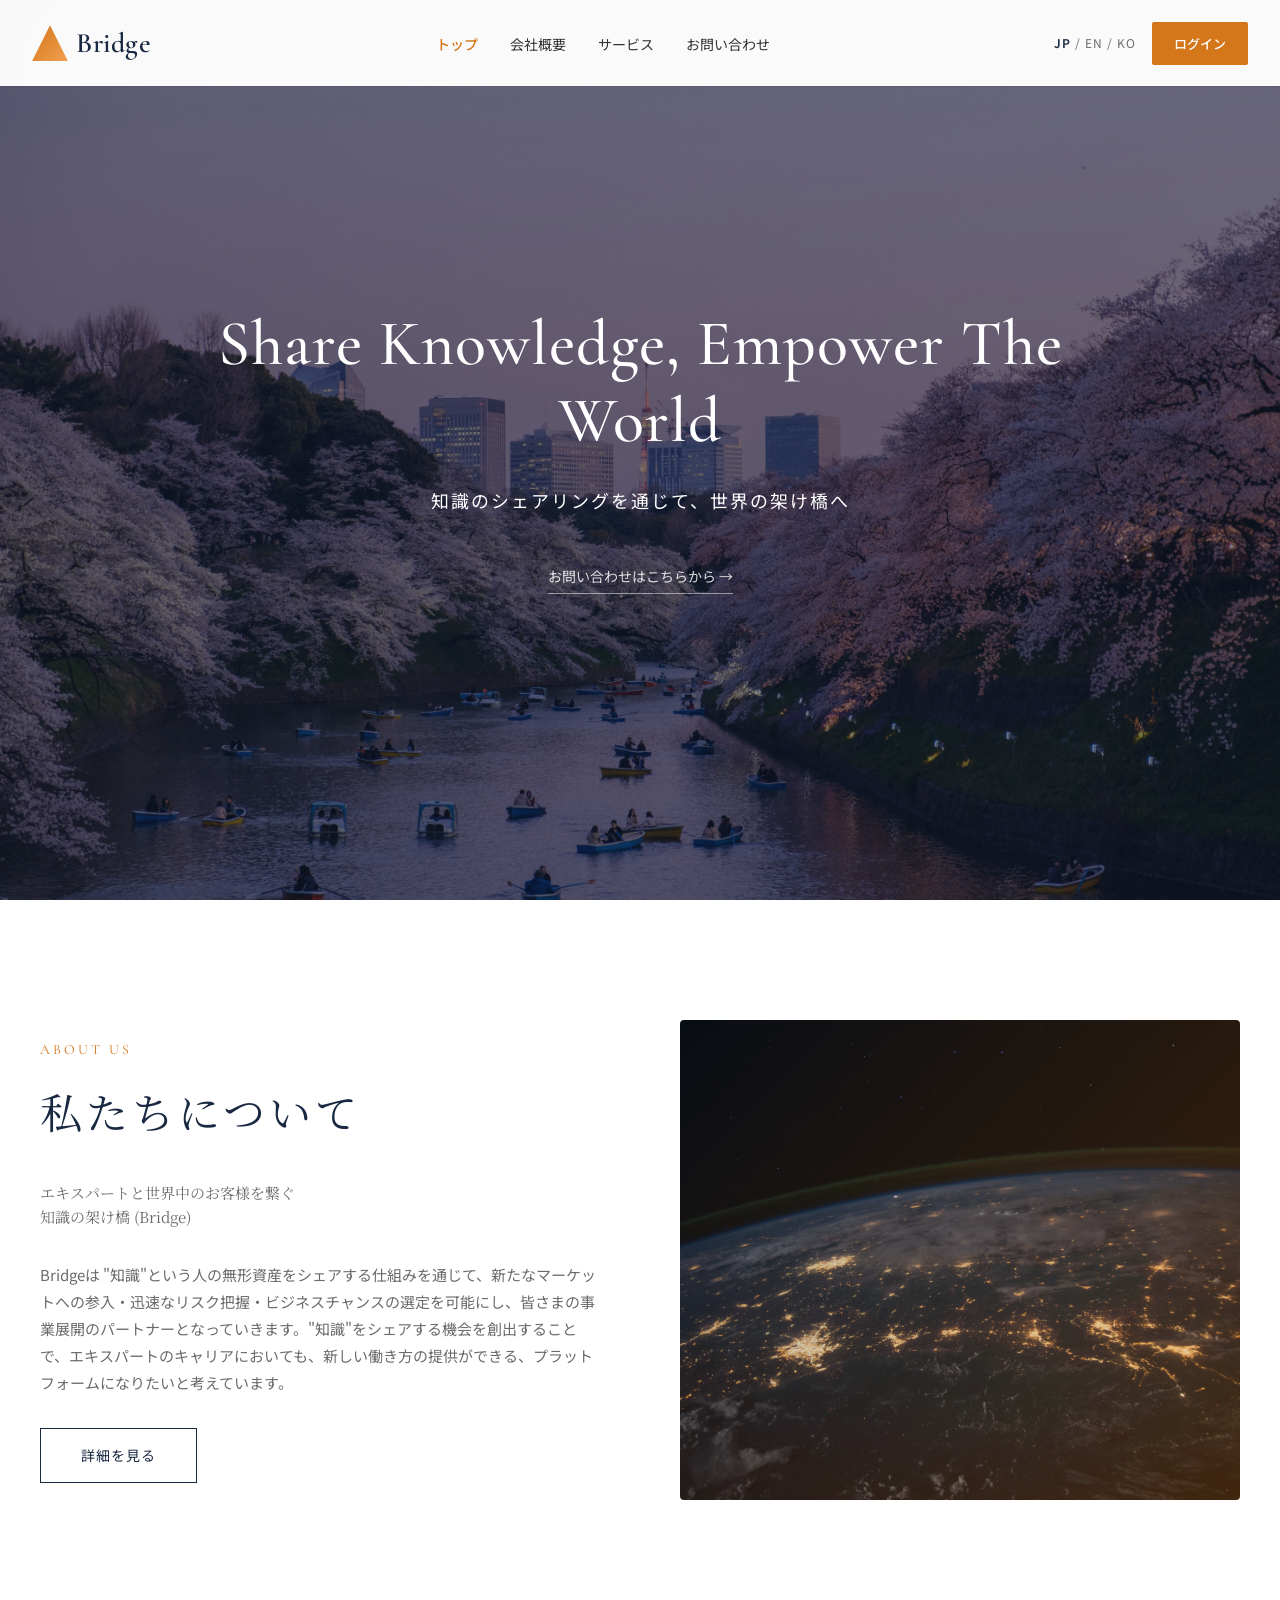
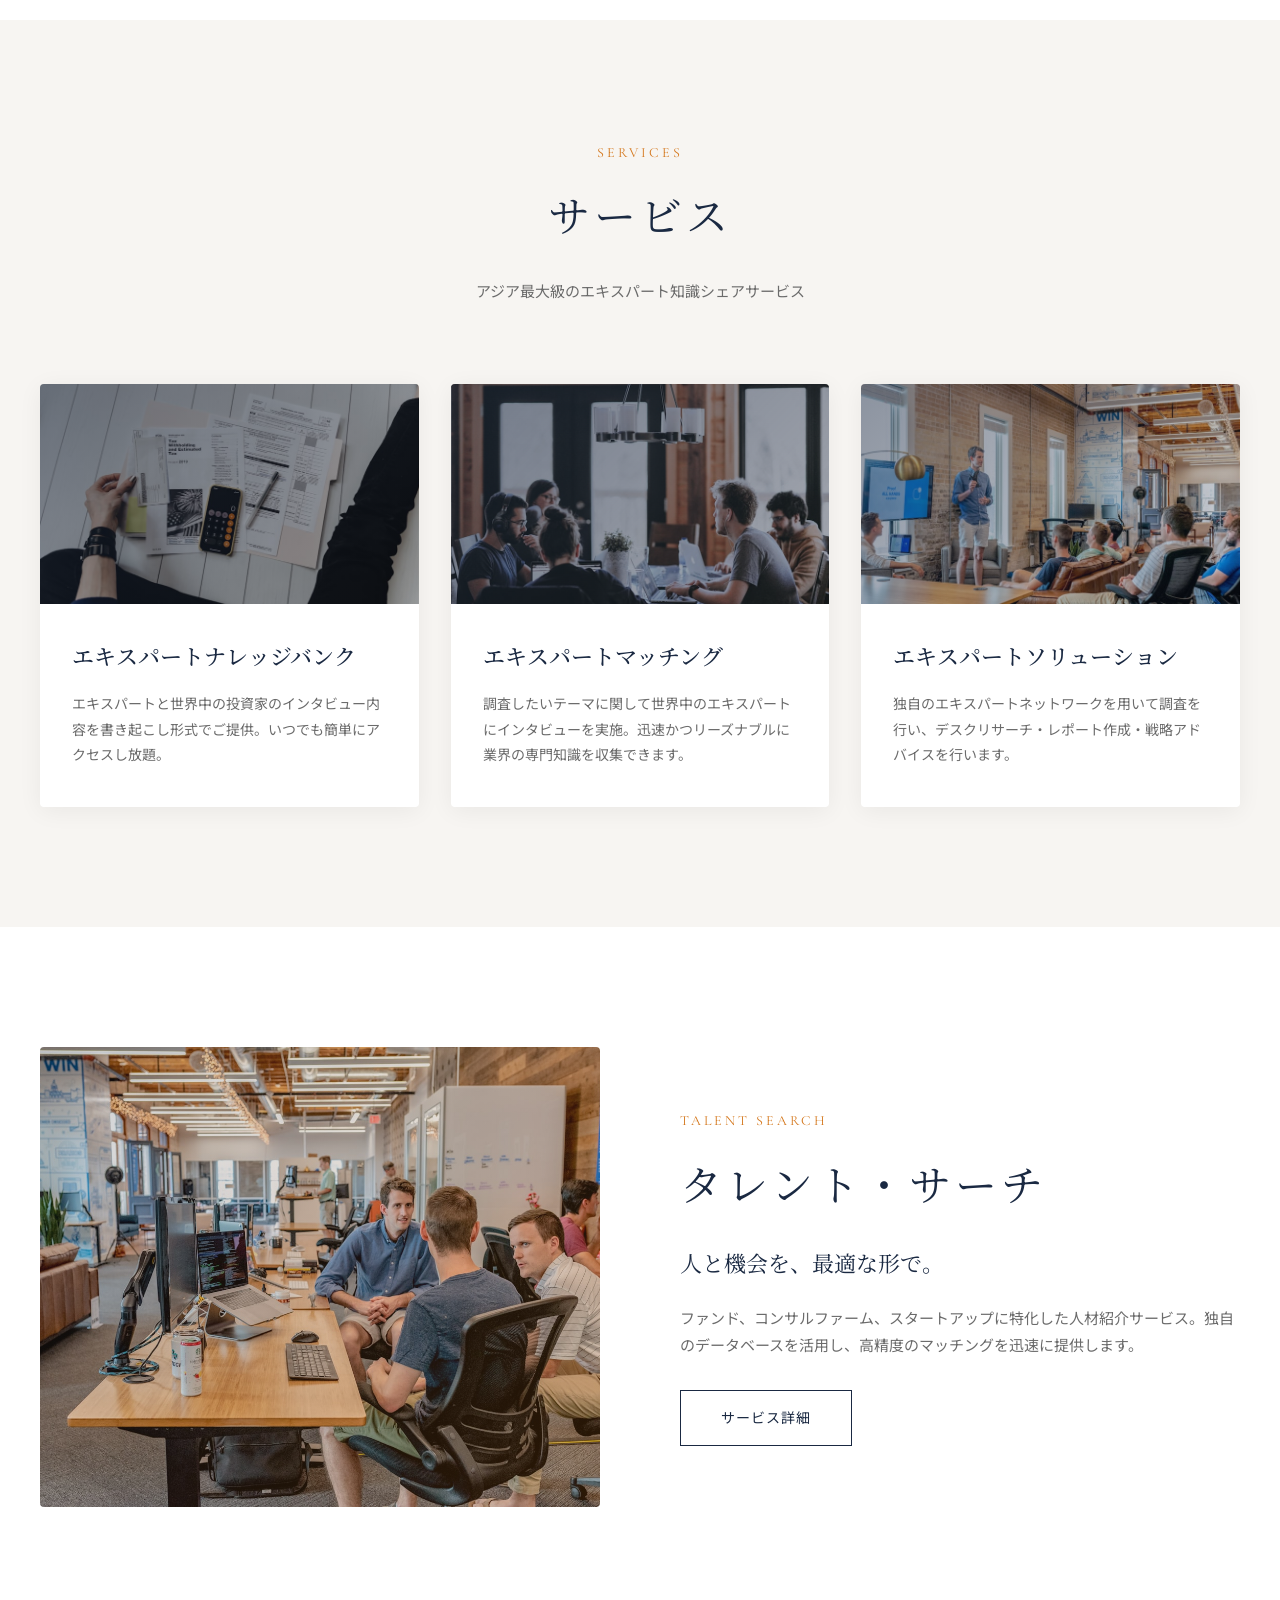
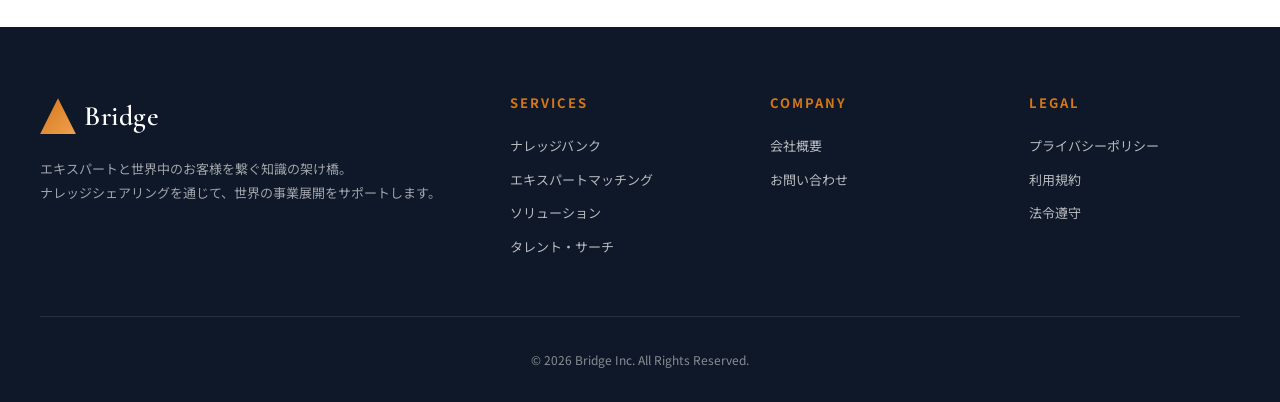
<file: index.html>
<!DOCTYPE html>
<html lang="ja">
<head>
<meta charset="UTF-8" />
<meta name="viewport" content="width=device-width, initial-scale=1.0" />
<title>Bridge | 知識の架け橋</title>
<meta name="description" content="エキスパートと世界中のお客様を繋ぐ知識の架け橋。ナレッジシェアリングを通じて、新たな事業展開をサポートします。" />
<link rel="preconnect" href="https://fonts.googleapis.com">
<link rel="preconnect" href="https://fonts.gstatic.com" crossorigin>
<link href="https://fonts.googleapis.com/css2?family=Cormorant+Garamond:wght@400;500;600&family=Noto+Serif+JP:wght@300;400;500;600&family=Noto+Sans+JP:wght@300;400;500;700&display=swap" rel="stylesheet">
<link rel="stylesheet" href="css/style.css">
</head>
<body>

<!-- ========== Header (共通) ========== -->
<header class="header">
  <div class="header-inner">
    <a href="index.html" class="logo">
      <span class="logo-mark"></span>
      Bridge
    </a>
    <nav>
      <ul class="nav-list">
        <li><a href="index.html">トップ</a></li>
        <li><a href="about.html">会社概要</a></li>
        <li><a href="services.html">サービス</a></li>
        <li><a href="contact.html">お問い合わせ</a></li>
      </ul>
    </nav>
    <div class="header-cta">
      <div class="lang-switch">
        <span class="active">JP</span> / <span>EN</span> / <span>KO</span>
      </div>
      <a href="contact.html" class="login-btn">ログイン</a>
      <button class="menu-toggle" aria-label="menu">☰</button>
    </div>
  </div>
</header>

<!-- ========== Hero ========== -->
<section class="hero">
  <div class="hero-content">
    <h1>Share Knowledge, Empower The World</h1>
    <p>知識のシェアリングを通じて、世界の架け橋へ</p>
    <a href="contact.html" class="hero-link">お問い合わせはこちらから →</a>
  </div>
</section>

<!-- ========== About ========== -->
<section class="section" id="about">
  <div class="container about">
    <div class="about-text reveal">
      <div class="section-label">ABOUT US</div>
      <h2 class="section-title">私たちについて</h2>
      <p class="about-lead">エキスパートと世界中のお客様を繋ぐ<br>知識の架け橋 (Bridge)</p>
      <p>
        Bridgeは "知識"という人の無形資産をシェアする仕組みを通じて、新たなマーケットへの参入・迅速なリスク把握・ビジネスチャンスの選定を可能にし、皆さまの事業展開のパートナーとなっていきます。"知識"をシェアする機会を創出することで、エキスパートのキャリアにおいても、新しい働き方の提供ができる、プラットフォームになりたいと考えています。
      </p>
      <a href="about.html" class="btn-outline">詳細を見る</a>
    </div>
    <div class="about-image reveal"></div>
  </div>
</section>

<!-- ========== Services ========== -->
<section class="section services" id="services">
  <div class="container">
    <div class="services-head reveal">
      <div class="section-label">SERVICES</div>
      <h2 class="section-title">サービス</h2>
      <p class="section-sub">アジア最大級のエキスパート知識シェアサービス</p>
    </div>
    <div class="service-grid">
      <div class="service-card reveal">
        <div class="service-image"></div>
        <h3>エキスパートナレッジバンク</h3>
        <p>エキスパートと世界中の投資家のインタビュー内容を書き起こし形式でご提供。いつでも簡単にアクセスし放題。</p>
      </div>
      <div class="service-card reveal">
        <div class="service-image"></div>
        <h3>エキスパートマッチング</h3>
        <p>調査したいテーマに関して世界中のエキスパートにインタビューを実施。迅速かつリーズナブルに業界の専門知識を収集できます。</p>
      </div>
      <div class="service-card reveal">
        <div class="service-image"></div>
        <h3>エキスパートソリューション</h3>
        <p>独自のエキスパートネットワークを用いて調査を行い、デスクリサーチ・レポート作成・戦略アドバイスを行います。</p>
      </div>
    </div>
  </div>
</section>

<!-- ========== Talent ========== -->
<section class="section">
  <div class="container talent">
    <div class="talent-image reveal"></div>
    <div class="reveal">
      <div class="section-label">TALENT SEARCH</div>
      <h2 class="section-title">タレント・サーチ</h2>
      <p class="about-lead">人と機会を、最適な形で。</p>
      <p style="color:var(--gray);font-size:15px;margin-bottom:32px;">
        ファンド、コンサルファーム、スタートアップに特化した人材紹介サービス。独自のデータベースを活用し、高精度のマッチングを迅速に提供します。
      </p>
      <a href="services.html" class="btn-outline">サービス詳細</a>
    </div>
  </div>
</section>

<!-- ========== Footer (共通) ========== -->
<footer class="footer">
  <div class="footer-grid">
    <div class="footer-brand">
      <a href="index.html" class="logo">
        <span class="logo-mark"></span>
        Bridge
      </a>
      <p>エキスパートと世界中のお客様を繋ぐ知識の架け橋。<br>ナレッジシェアリングを通じて、世界の事業展開をサポートします。</p>
    </div>
    <div>
      <h4>SERVICES</h4>
      <ul>
        <li><a href="services.html">ナレッジバンク</a></li>
        <li><a href="services.html">エキスパートマッチング</a></li>
        <li><a href="services.html">ソリューション</a></li>
        <li><a href="services.html">タレント・サーチ</a></li>
      </ul>
    </div>
    <div>
      <h4>COMPANY</h4>
      <ul>
        <li><a href="about.html">会社概要</a></li>
        <li><a href="contact.html">お問い合わせ</a></li>
      </ul>
    </div>
    <div>
      <h4>LEGAL</h4>
      <ul>
        <li><a href="privacy.html">プライバシーポリシー</a></li>
        <li><a href="terms.html">利用規約</a></li>
        <li><a href="compliance.html">法令遵守</a></li>
      </ul>
    </div>
  </div>
  <div class="footer-bottom">
    © 2026 Bridge Inc. All Rights Reserved.
  </div>
</footer>

<script src="js/main.js"></script>
</body>
</html>
</file>
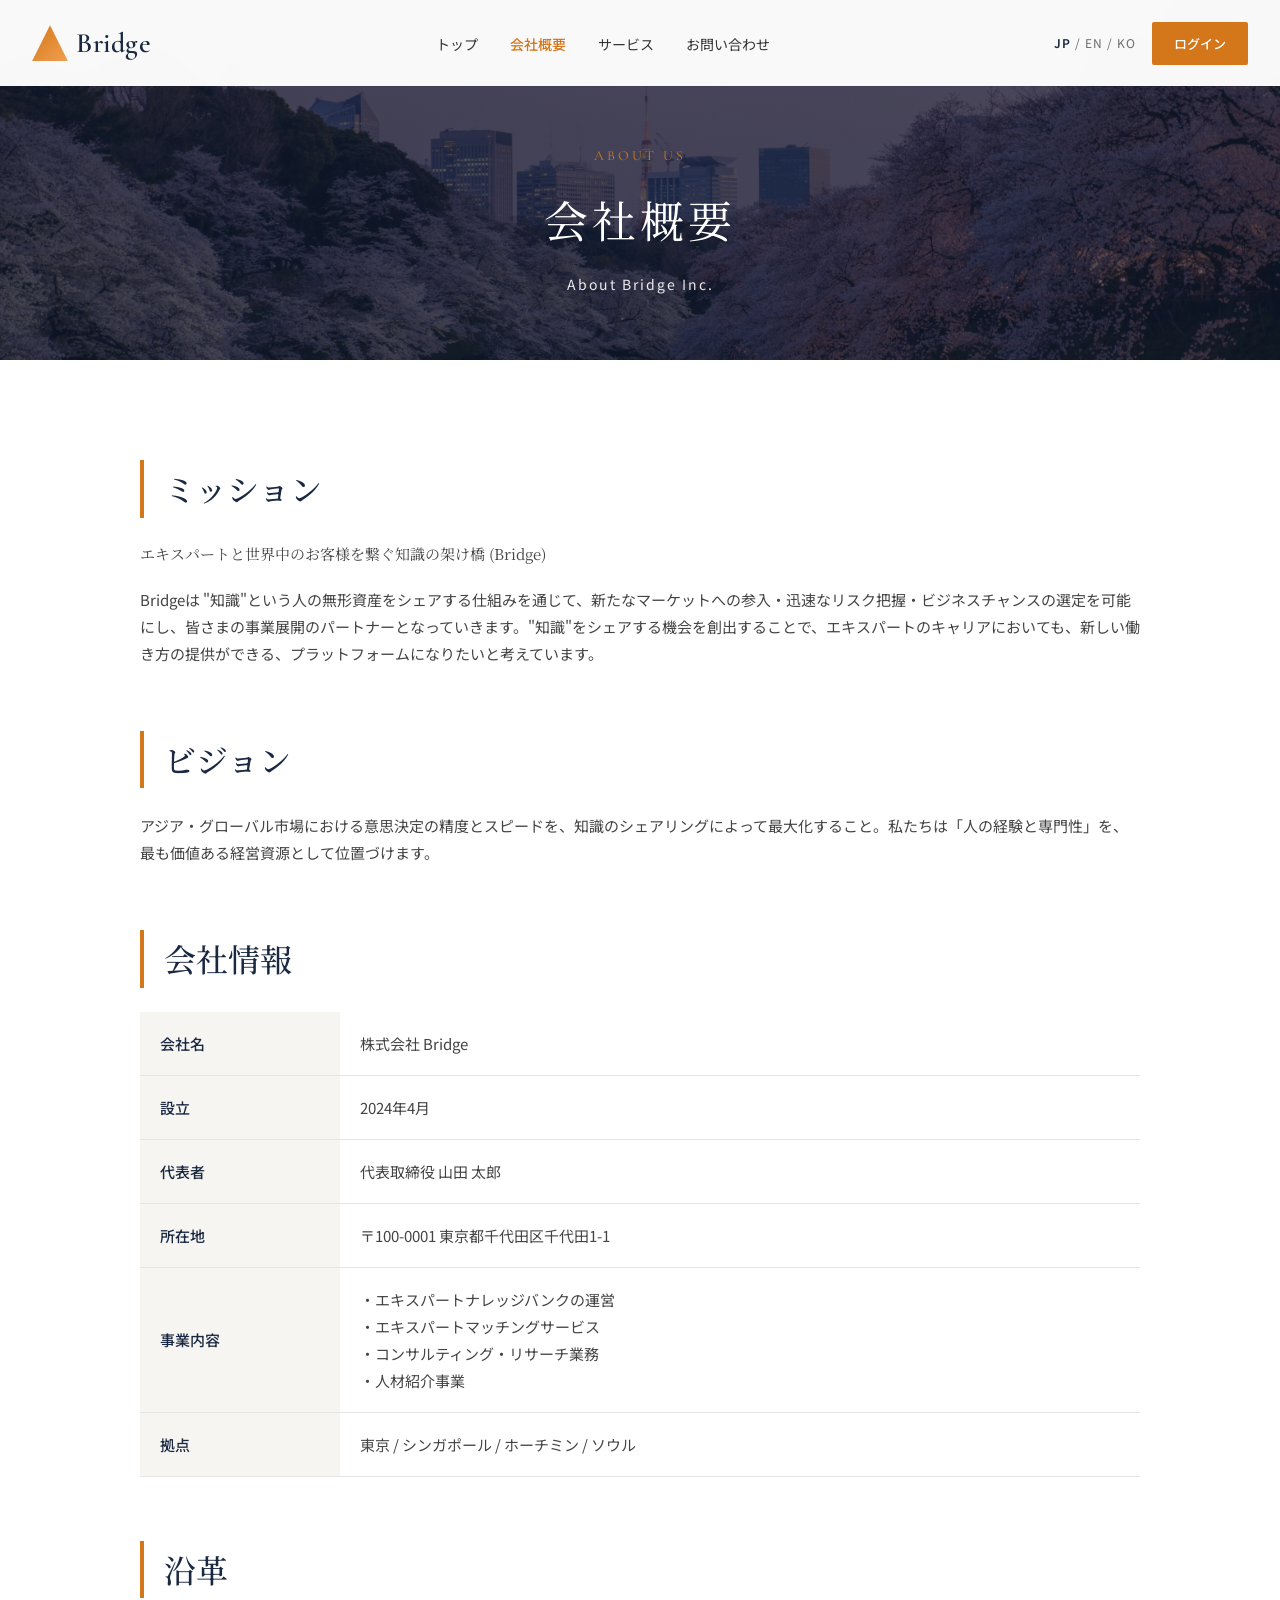
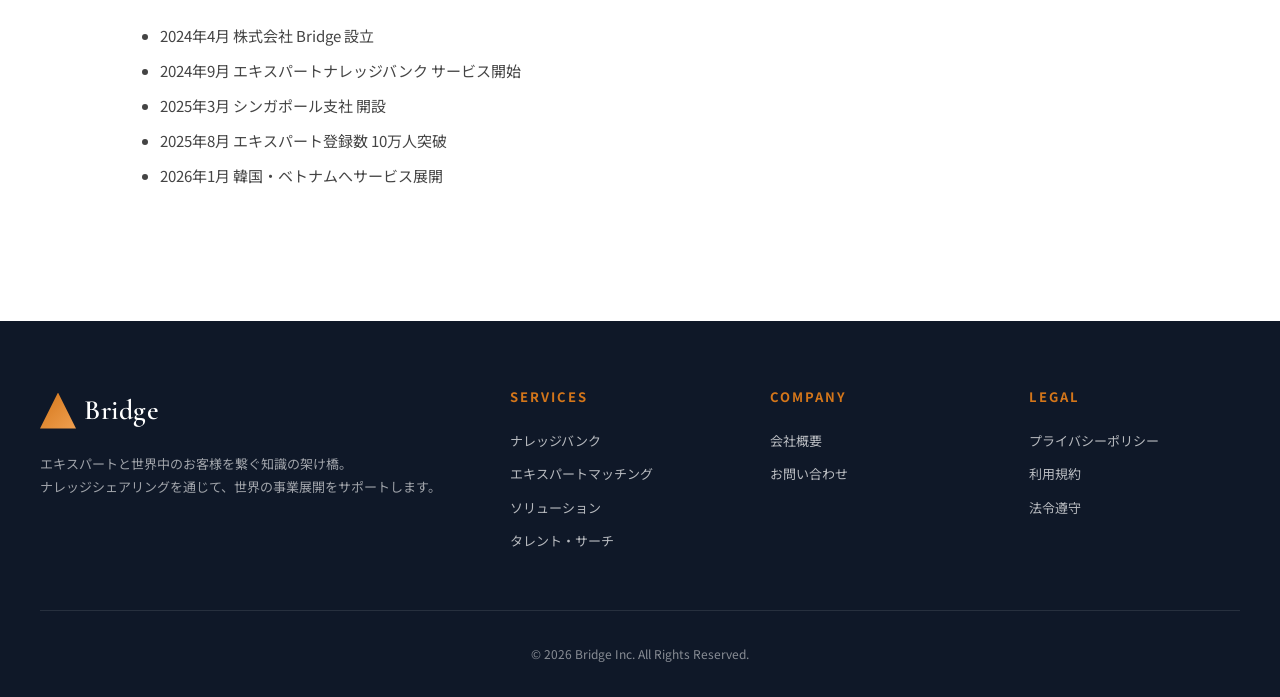
<file: about.html>
<!DOCTYPE html>
<html lang="ja">
<head>
<meta charset="UTF-8" />
<meta name="viewport" content="width=device-width, initial-scale=1.0" />
<title>会社概要 | Bridge</title>
<meta name="description" content="Bridge（株式会社ブリッジ）の会社概要です。" />
<link rel="preconnect" href="https://fonts.googleapis.com">
<link rel="preconnect" href="https://fonts.gstatic.com" crossorigin>
<link href="https://fonts.googleapis.com/css2?family=Cormorant+Garamond:wght@400;500;600&family=Noto+Serif+JP:wght@300;400;500;600&family=Noto+Sans+JP:wght@300;400;500;700&display=swap" rel="stylesheet">
<link rel="stylesheet" href="css/style.css">
</head>
<body>

<!-- ========== Header (共通) ========== -->
<header class="header">
  <div class="header-inner">
    <a href="index.html" class="logo">
      <span class="logo-mark"></span>
      Bridge
    </a>
    <nav>
      <ul class="nav-list">
        <li><a href="index.html">トップ</a></li>
        <li><a href="about.html">会社概要</a></li>
        <li><a href="services.html">サービス</a></li>
        <li><a href="contact.html">お問い合わせ</a></li>
      </ul>
    </nav>
    <div class="header-cta">
      <div class="lang-switch">
        <span class="active">JP</span> / <span>EN</span> / <span>KO</span>
      </div>
      <a href="contact.html" class="login-btn">ログイン</a>
      <button class="menu-toggle" aria-label="menu">☰</button>
    </div>
  </div>
</header>

<!-- ========== Page Hero ========== -->
<section class="page-hero">
  <div class="page-hero-content">
    <div class="section-label">ABOUT US</div>
    <h1>会社概要</h1>
    <p>About Bridge Inc.</p>
  </div>
</section>

<!-- ========== Page Content ========== -->
<section class="page-content">
  <div class="container">

    <h2>ミッション</h2>
    <p class="about-lead">エキスパートと世界中のお客様を繋ぐ知識の架け橋 (Bridge)</p>
    <p>
      Bridgeは "知識"という人の無形資産をシェアする仕組みを通じて、新たなマーケットへの参入・迅速なリスク把握・ビジネスチャンスの選定を可能にし、皆さまの事業展開のパートナーとなっていきます。"知識"をシェアする機会を創出することで、エキスパートのキャリアにおいても、新しい働き方の提供ができる、プラットフォームになりたいと考えています。
    </p>

    <h2>ビジョン</h2>
    <p>
      アジア・グローバル市場における意思決定の精度とスピードを、知識のシェアリングによって最大化すること。私たちは「人の経験と専門性」を、最も価値ある経営資源として位置づけます。
    </p>

    <h2>会社情報</h2>
    <table class="info-table">
      <tr><th>会社名</th><td>株式会社 Bridge</td></tr>
      <tr><th>設立</th><td>2024年4月</td></tr>
      <tr><th>代表者</th><td>代表取締役 山田 太郎</td></tr>
      <tr><th>所在地</th><td>〒100-0001 東京都千代田区千代田1-1</td></tr>
      <tr><th>事業内容</th>
        <td>
          ・エキスパートナレッジバンクの運営<br>
          ・エキスパートマッチングサービス<br>
          ・コンサルティング・リサーチ業務<br>
          ・人材紹介事業
        </td>
      </tr>
      <tr><th>拠点</th><td>東京 / シンガポール / ホーチミン / ソウル</td></tr>
    </table>

    <h2>沿革</h2>
    <ul class="dot-list">
      <li>2024年4月 株式会社 Bridge 設立</li>
      <li>2024年9月 エキスパートナレッジバンク サービス開始</li>
      <li>2025年3月 シンガポール支社 開設</li>
      <li>2025年8月 エキスパート登録数 10万人突破</li>
      <li>2026年1月 韓国・ベトナムへサービス展開</li>
    </ul>

  </div>
</section>

<!-- ========== Footer (共通) ========== -->
<footer class="footer">
  <div class="footer-grid">
    <div class="footer-brand">
      <a href="index.html" class="logo">
        <span class="logo-mark"></span>
        Bridge
      </a>
      <p>エキスパートと世界中のお客様を繋ぐ知識の架け橋。<br>ナレッジシェアリングを通じて、世界の事業展開をサポートします。</p>
    </div>
    <div>
      <h4>SERVICES</h4>
      <ul>
        <li><a href="services.html">ナレッジバンク</a></li>
        <li><a href="services.html">エキスパートマッチング</a></li>
        <li><a href="services.html">ソリューション</a></li>
        <li><a href="services.html">タレント・サーチ</a></li>
      </ul>
    </div>
    <div>
      <h4>COMPANY</h4>
      <ul>
        <li><a href="about.html">会社概要</a></li>
        <li><a href="contact.html">お問い合わせ</a></li>
      </ul>
    </div>
    <div>
      <h4>LEGAL</h4>
      <ul>
        <li><a href="privacy.html">プライバシーポリシー</a></li>
        <li><a href="terms.html">利用規約</a></li>
        <li><a href="compliance.html">法令遵守</a></li>
      </ul>
    </div>
  </div>
  <div class="footer-bottom">
    © 2026 Bridge Inc. All Rights Reserved.
  </div>
</footer>

<script src="js/main.js"></script>
</body>
</html>
</file>
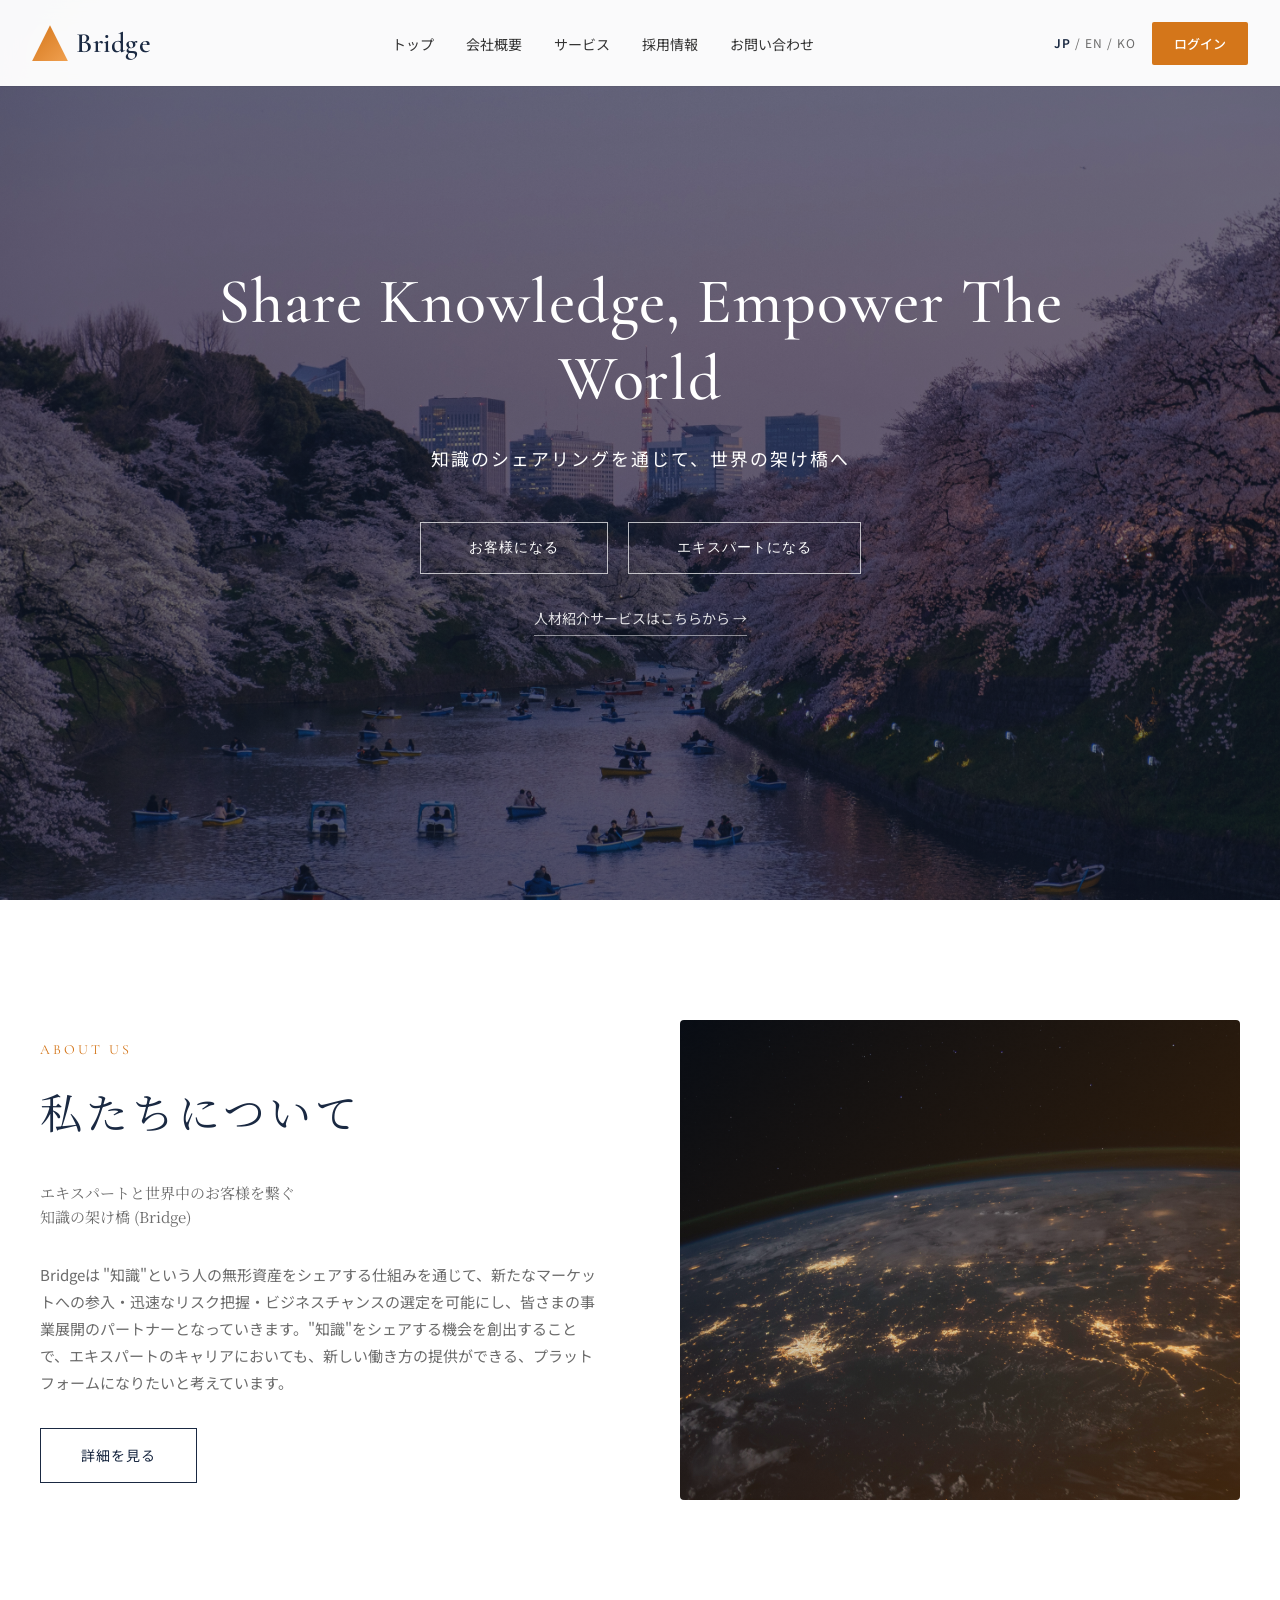
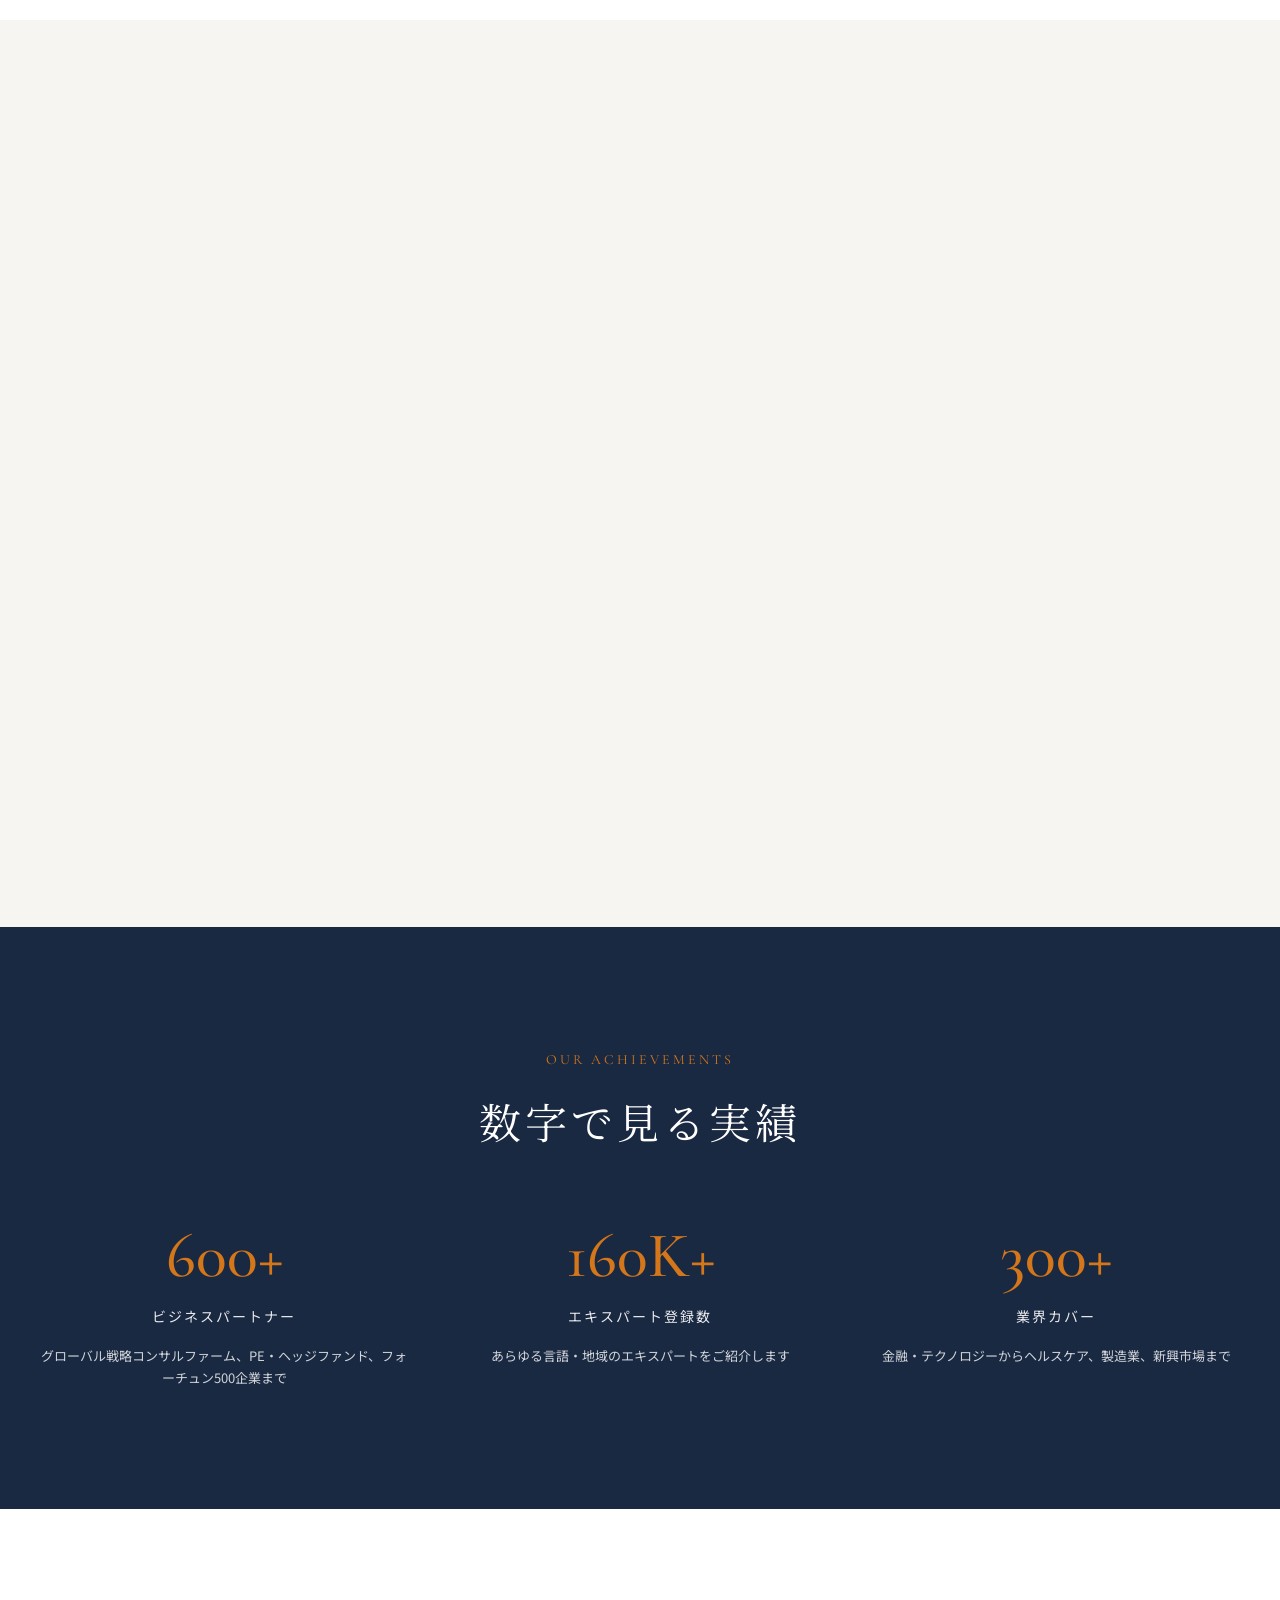
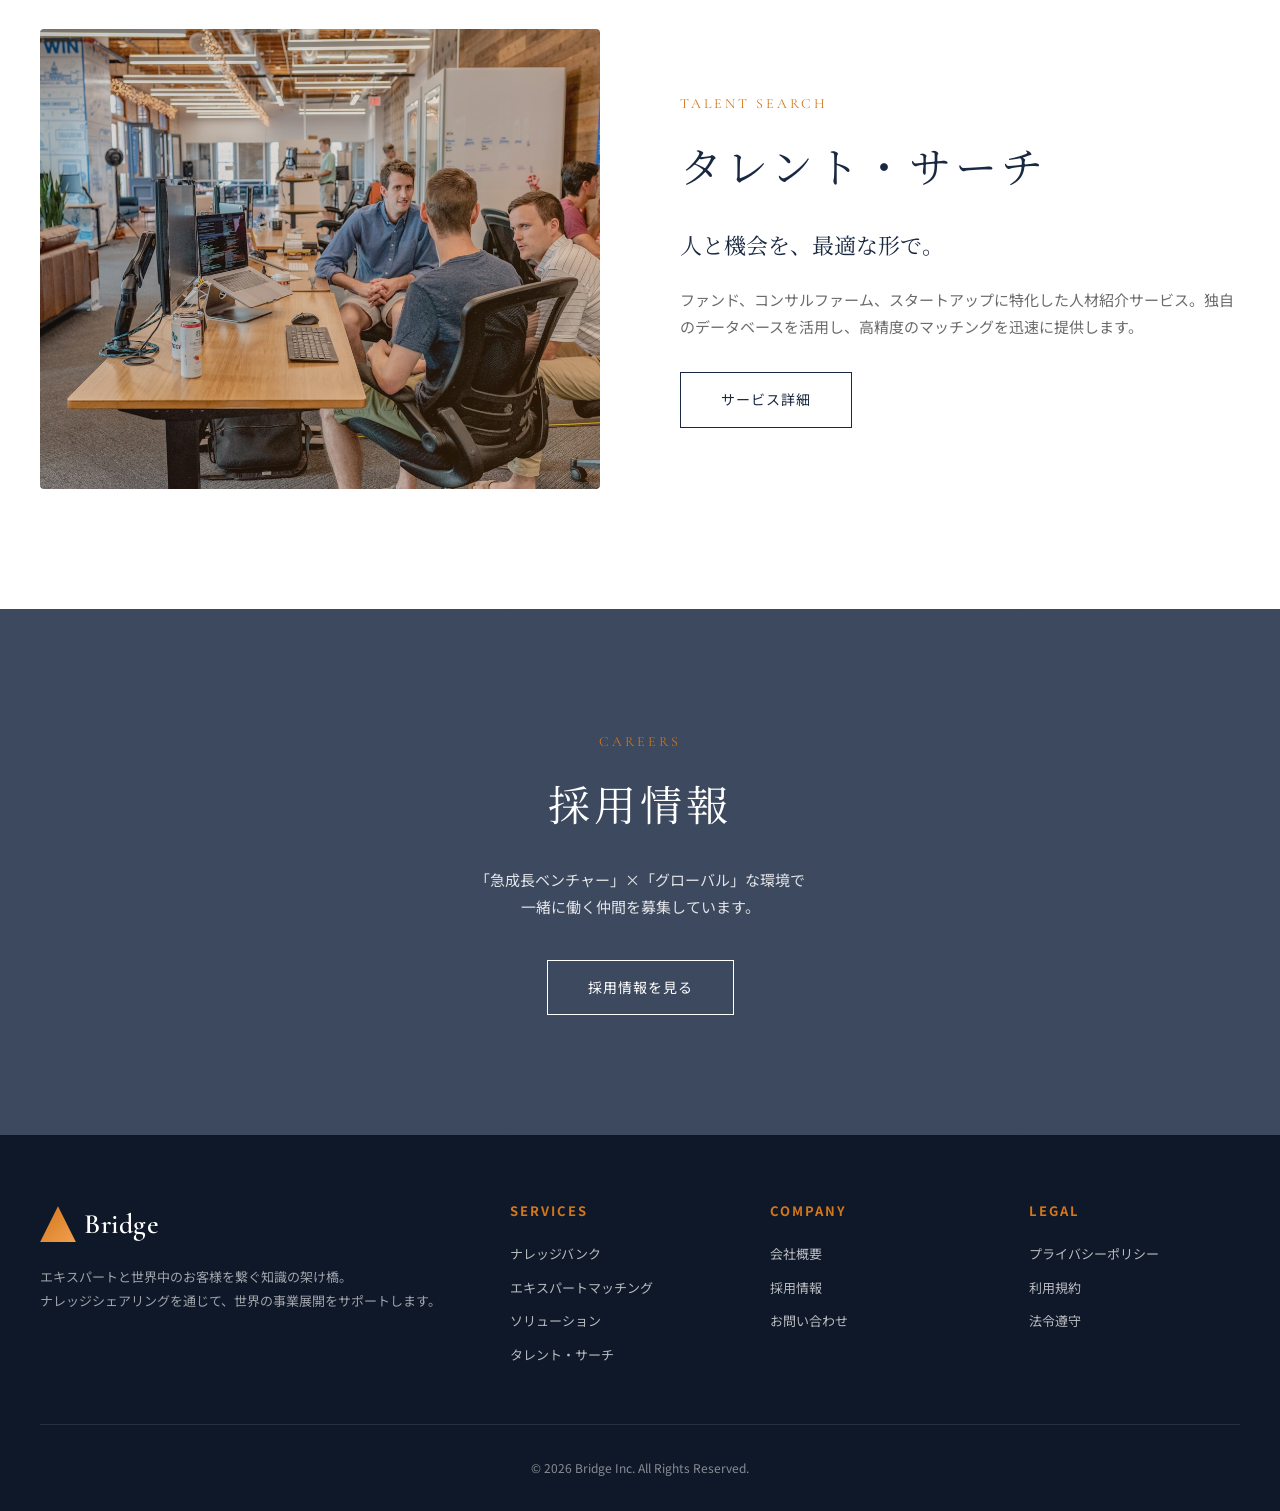
<file: index (1).html>
<!DOCTYPE html>
<html lang="ja">
<head>
<meta charset="UTF-8" />
<meta name="viewport" content="width=device-width, initial-scale=1.0" />
<title>Bridge | 知識の架け橋</title>
<meta name="description" content="エキスパートと世界中のお客様を繋ぐ知識の架け橋。ナレッジシェアリングを通じて、新たな事業展開をサポートします。" />
<link rel="preconnect" href="https://fonts.googleapis.com">
<link rel="preconnect" href="https://fonts.gstatic.com" crossorigin>
<link href="https://fonts.googleapis.com/css2?family=Cormorant+Garamond:wght@400;500;600&family=Noto+Serif+JP:wght@300;400;500;600&family=Noto+Sans+JP:wght@300;400;500;700&display=swap" rel="stylesheet">
<link rel="stylesheet" href="css/style.css">
</head>
<body>

<!-- ========== Header (共通) ========== -->
<header class="header">
  <div class="header-inner">
    <a href="index.html" class="logo">
      <span class="logo-mark"></span>
      Bridge
    </a>
    <nav>
      <ul class="nav-list">
        <li><a href="index.html">トップ</a></li>
        <li><a href="about.html">会社概要</a></li>
        <li><a href="services.html">サービス</a></li>
        <li><a href="careers.html">採用情報</a></li>
        <li><a href="contact.html">お問い合わせ</a></li>
      </ul>
    </nav>
    <div class="header-cta">
      <div class="lang-switch">
        <span class="active">JP</span> / <span>EN</span> / <span>KO</span>
      </div>
      <a href="contact.html" class="login-btn">ログイン</a>
      <button class="menu-toggle" aria-label="menu">☰</button>
    </div>
  </div>
</header>

<!-- ========== Hero ========== -->
<section class="hero">
  <div class="hero-content">
    <h1>Share Knowledge, Empower The World</h1>
    <p>知識のシェアリングを通じて、世界の架け橋へ</p>
    <div class="hero-buttons">
      <button class="hero-btn" onclick="location.href='contact.html'">お客様になる</button>
      <button class="hero-btn" onclick="location.href='contact.html'">エキスパートになる</button>
    </div>
    <a href="services.html" class="hero-link">人材紹介サービスはこちらから →</a>
  </div>
</section>

<!-- ========== About ========== -->
<section class="section" id="about">
  <div class="container about">
    <div class="about-text reveal">
      <div class="section-label">ABOUT US</div>
      <h2 class="section-title">私たちについて</h2>
      <p class="about-lead">エキスパートと世界中のお客様を繋ぐ<br>知識の架け橋 (Bridge)</p>
      <p>
        Bridgeは "知識"という人の無形資産をシェアする仕組みを通じて、新たなマーケットへの参入・迅速なリスク把握・ビジネスチャンスの選定を可能にし、皆さまの事業展開のパートナーとなっていきます。"知識"をシェアする機会を創出することで、エキスパートのキャリアにおいても、新しい働き方の提供ができる、プラットフォームになりたいと考えています。
      </p>
      <a href="about.html" class="btn-outline">詳細を見る</a>
    </div>
    <div class="about-image reveal"></div>
  </div>
</section>

<!-- ========== Services ========== -->
<section class="section services" id="services">
  <div class="container">
    <div class="services-head reveal">
      <div class="section-label">SERVICES</div>
      <h2 class="section-title">サービス</h2>
      <p class="section-sub">アジア最大級のエキスパート知識シェアサービス</p>
    </div>
    <div class="service-grid">
      <div class="service-card reveal">
        <div class="service-image"></div>
        <h3>エキスパートナレッジバンク</h3>
        <p>エキスパートと世界中の投資家のインタビュー内容を書き起こし形式でご提供。いつでも簡単にアクセスし放題。</p>
      </div>
      <div class="service-card reveal">
        <div class="service-image"></div>
        <h3>エキスパートマッチング</h3>
        <p>調査したいテーマに関して世界中のエキスパートにインタビューを実施。迅速かつリーズナブルに業界の専門知識を収集できます。</p>
      </div>
      <div class="service-card reveal">
        <div class="service-image"></div>
        <h3>エキスパートソリューション</h3>
        <p>独自のエキスパートネットワークを用いて調査を行い、デスクリサーチ・レポート作成・戦略アドバイスを行います。</p>
      </div>
    </div>
  </div>
</section>

<!-- ========== Stats ========== -->
<section class="section stats" id="stats">
  <div class="container">
    <div class="reveal" style="margin-bottom:64px;">
      <div class="section-label" style="color:var(--accent);">OUR ACHIEVEMENTS</div>
      <h2 class="section-title" style="color:#fff;">数字で見る実績</h2>
    </div>
    <div class="stats-grid">
      <div class="reveal">
        <div class="stat-num">600+</div>
        <div class="stat-label">ビジネスパートナー</div>
        <p style="margin-top:16px;font-size:13px;opacity:0.8;line-height:1.7;">グローバル戦略コンサルファーム、PE・ヘッジファンド、フォーチュン500企業まで</p>
      </div>
      <div class="reveal">
        <div class="stat-num">160K+</div>
        <div class="stat-label">エキスパート登録数</div>
        <p style="margin-top:16px;font-size:13px;opacity:0.8;line-height:1.7;">あらゆる言語・地域のエキスパートをご紹介します</p>
      </div>
      <div class="reveal">
        <div class="stat-num">300+</div>
        <div class="stat-label">業界カバー</div>
        <p style="margin-top:16px;font-size:13px;opacity:0.8;line-height:1.7;">金融・テクノロジーからヘルスケア、製造業、新興市場まで</p>
      </div>
    </div>
  </div>
</section>

<!-- ========== Talent ========== -->
<section class="section">
  <div class="container talent">
    <div class="talent-image reveal"></div>
    <div class="reveal">
      <div class="section-label">TALENT SEARCH</div>
      <h2 class="section-title">タレント・サーチ</h2>
      <p class="about-lead">人と機会を、最適な形で。</p>
      <p style="color:var(--gray);font-size:15px;margin-bottom:32px;">
        ファンド、コンサルファーム、スタートアップに特化した人材紹介サービス。独自のデータベースを活用し、高精度のマッチングを迅速に提供します。
      </p>
      <a href="services.html" class="btn-outline">サービス詳細</a>
    </div>
  </div>
</section>

<!-- ========== Careers ========== -->
<section class="section careers" id="careers">
  <div class="container reveal">
    <div class="section-label">CAREERS</div>
    <h2 class="section-title">採用情報</h2>
    <p class="section-sub">「急成長ベンチャー」×「グローバル」な環境で<br>一緒に働く仲間を募集しています。</p>
    <a href="careers.html" class="btn-light">採用情報を見る</a>
  </div>
</section>

<!-- ========== Footer (共通) ========== -->
<footer class="footer">
  <div class="footer-grid">
    <div class="footer-brand">
      <a href="index.html" class="logo">
        <span class="logo-mark"></span>
        Bridge
      </a>
      <p>エキスパートと世界中のお客様を繋ぐ知識の架け橋。<br>ナレッジシェアリングを通じて、世界の事業展開をサポートします。</p>
    </div>
    <div>
      <h4>SERVICES</h4>
      <ul>
        <li><a href="services.html">ナレッジバンク</a></li>
        <li><a href="services.html">エキスパートマッチング</a></li>
        <li><a href="services.html">ソリューション</a></li>
        <li><a href="services.html">タレント・サーチ</a></li>
      </ul>
    </div>
    <div>
      <h4>COMPANY</h4>
      <ul>
        <li><a href="about.html">会社概要</a></li>
        <li><a href="careers.html">採用情報</a></li>
        <li><a href="contact.html">お問い合わせ</a></li>
      </ul>
    </div>
    <div>
      <h4>LEGAL</h4>
      <ul>
        <li><a href="#">プライバシーポリシー</a></li>
        <li><a href="#">利用規約</a></li>
        <li><a href="#">法令遵守</a></li>
      </ul>
    </div>
  </div>
  <div class="footer-bottom">
    © 2026 Bridge Inc. All Rights Reserved.
  </div>
</footer>

<script src="js/main.js"></script>
</body>
</html>
</file>
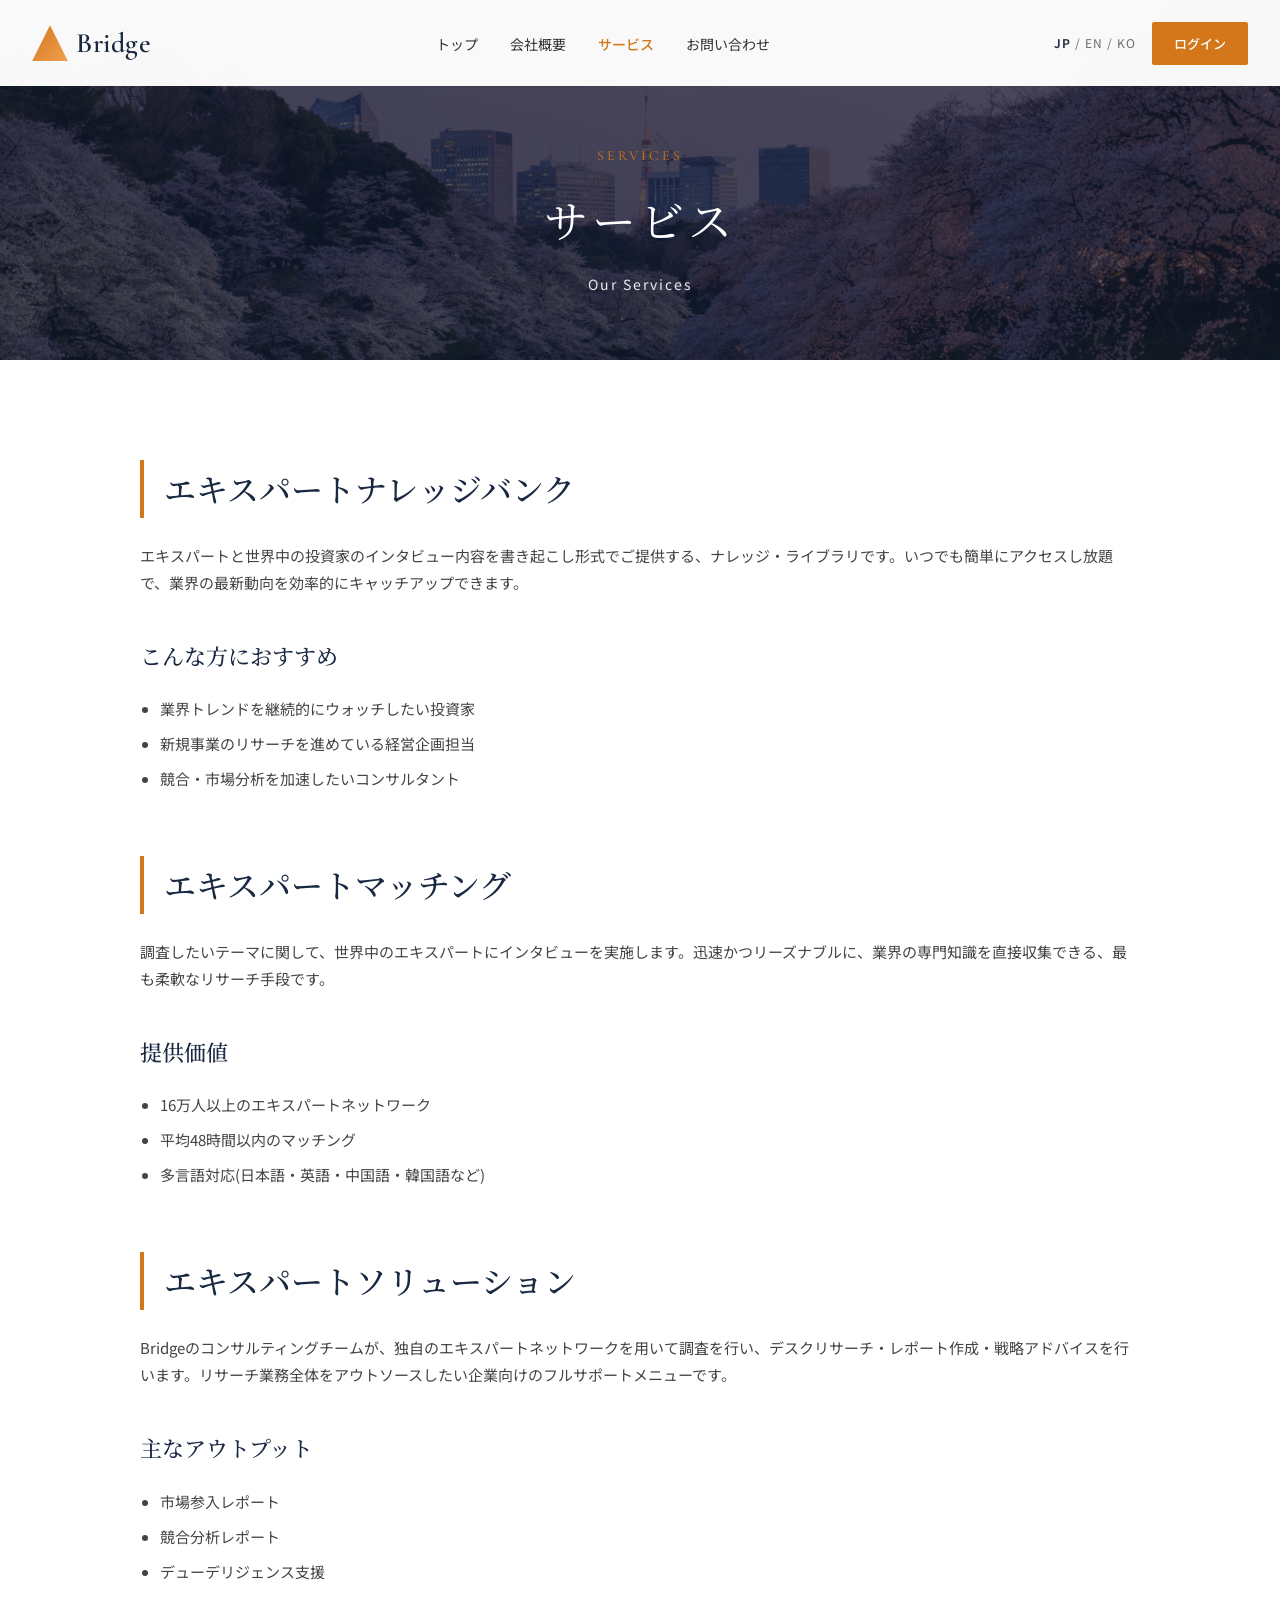
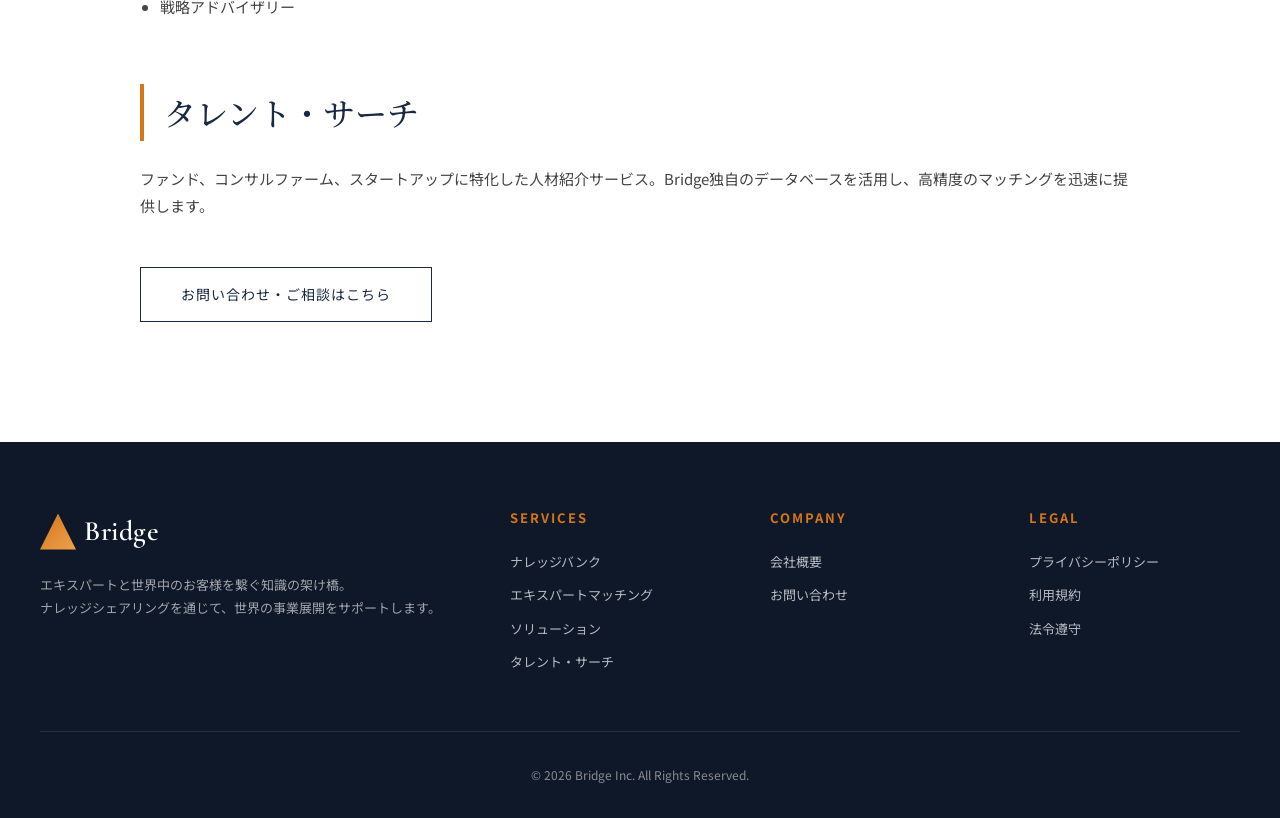
<file: services.html>
<!DOCTYPE html>
<html lang="ja">
<head>
<meta charset="UTF-8" />
<meta name="viewport" content="width=device-width, initial-scale=1.0" />
<title>サービス | Bridge</title>
<meta name="description" content="Bridgeが提供するエキスパート知識シェアサービスの詳細です。" />
<link rel="preconnect" href="https://fonts.googleapis.com">
<link rel="preconnect" href="https://fonts.gstatic.com" crossorigin>
<link href="https://fonts.googleapis.com/css2?family=Cormorant+Garamond:wght@400;500;600&family=Noto+Serif+JP:wght@300;400;500;600&family=Noto+Sans+JP:wght@300;400;500;700&display=swap" rel="stylesheet">
<link rel="stylesheet" href="css/style.css">
</head>
<body>

<!-- ========== Header (共通) ========== -->
<header class="header">
  <div class="header-inner">
    <a href="index.html" class="logo">
      <span class="logo-mark"></span>
      Bridge
    </a>
    <nav>
      <ul class="nav-list">
        <li><a href="index.html">トップ</a></li>
        <li><a href="about.html">会社概要</a></li>
        <li><a href="services.html">サービス</a></li>
        <li><a href="contact.html">お問い合わせ</a></li>
      </ul>
    </nav>
    <div class="header-cta">
      <div class="lang-switch">
        <span class="active">JP</span> / <span>EN</span> / <span>KO</span>
      </div>
      <a href="contact.html" class="login-btn">ログイン</a>
      <button class="menu-toggle" aria-label="menu">☰</button>
    </div>
  </div>
</header>

<!-- ========== Page Hero ========== -->
<section class="page-hero">
  <div class="page-hero-content">
    <div class="section-label">SERVICES</div>
    <h1>サービス</h1>
    <p>Our Services</p>
  </div>
</section>

<!-- ========== Page Content ========== -->
<section class="page-content">
  <div class="container">

    <h2>エキスパートナレッジバンク</h2>
    <p>
      エキスパートと世界中の投資家のインタビュー内容を書き起こし形式でご提供する、ナレッジ・ライブラリです。いつでも簡単にアクセスし放題で、業界の最新動向を効率的にキャッチアップできます。
    </p>
    <h3>こんな方におすすめ</h3>
    <ul class="dot-list">
      <li>業界トレンドを継続的にウォッチしたい投資家</li>
      <li>新規事業のリサーチを進めている経営企画担当</li>
      <li>競合・市場分析を加速したいコンサルタント</li>
    </ul>

    <h2>エキスパートマッチング</h2>
    <p>
      調査したいテーマに関して、世界中のエキスパートにインタビューを実施します。迅速かつリーズナブルに、業界の専門知識を直接収集できる、最も柔軟なリサーチ手段です。
    </p>
    <h3>提供価値</h3>
    <ul class="dot-list">
      <li>16万人以上のエキスパートネットワーク</li>
      <li>平均48時間以内のマッチング</li>
      <li>多言語対応(日本語・英語・中国語・韓国語など)</li>
    </ul>

    <h2>エキスパートソリューション</h2>
    <p>
      Bridgeのコンサルティングチームが、独自のエキスパートネットワークを用いて調査を行い、デスクリサーチ・レポート作成・戦略アドバイスを行います。リサーチ業務全体をアウトソースしたい企業向けのフルサポートメニューです。
    </p>
    <h3>主なアウトプット</h3>
    <ul class="dot-list">
      <li>市場参入レポート</li>
      <li>競合分析レポート</li>
      <li>デューデリジェンス支援</li>
      <li>戦略アドバイザリー</li>
    </ul>

    <h2>タレント・サーチ</h2>
    <p>
      ファンド、コンサルファーム、スタートアップに特化した人材紹介サービス。Bridge独自のデータベースを活用し、高精度のマッチングを迅速に提供します。
    </p>

    <p style="margin-top:48px;">
      <a href="contact.html" class="btn-outline">お問い合わせ・ご相談はこちら</a>
    </p>

  </div>
</section>

<!-- ========== Footer (共通) ========== -->
<footer class="footer">
  <div class="footer-grid">
    <div class="footer-brand">
      <a href="index.html" class="logo">
        <span class="logo-mark"></span>
        Bridge
      </a>
      <p>エキスパートと世界中のお客様を繋ぐ知識の架け橋。<br>ナレッジシェアリングを通じて、世界の事業展開をサポートします。</p>
    </div>
    <div>
      <h4>SERVICES</h4>
      <ul>
        <li><a href="services.html">ナレッジバンク</a></li>
        <li><a href="services.html">エキスパートマッチング</a></li>
        <li><a href="services.html">ソリューション</a></li>
        <li><a href="services.html">タレント・サーチ</a></li>
      </ul>
    </div>
    <div>
      <h4>COMPANY</h4>
      <ul>
        <li><a href="about.html">会社概要</a></li>
        <li><a href="contact.html">お問い合わせ</a></li>
      </ul>
    </div>
    <div>
      <h4>LEGAL</h4>
      <ul>
        <li><a href="privacy.html">プライバシーポリシー</a></li>
        <li><a href="terms.html">利用規約</a></li>
        <li><a href="compliance.html">法令遵守</a></li>
      </ul>
    </div>
  </div>
  <div class="footer-bottom">
    © 2026 Bridge Inc. All Rights Reserved.
  </div>
</footer>

<script src="js/main.js"></script>
</body>
</html>
</file>
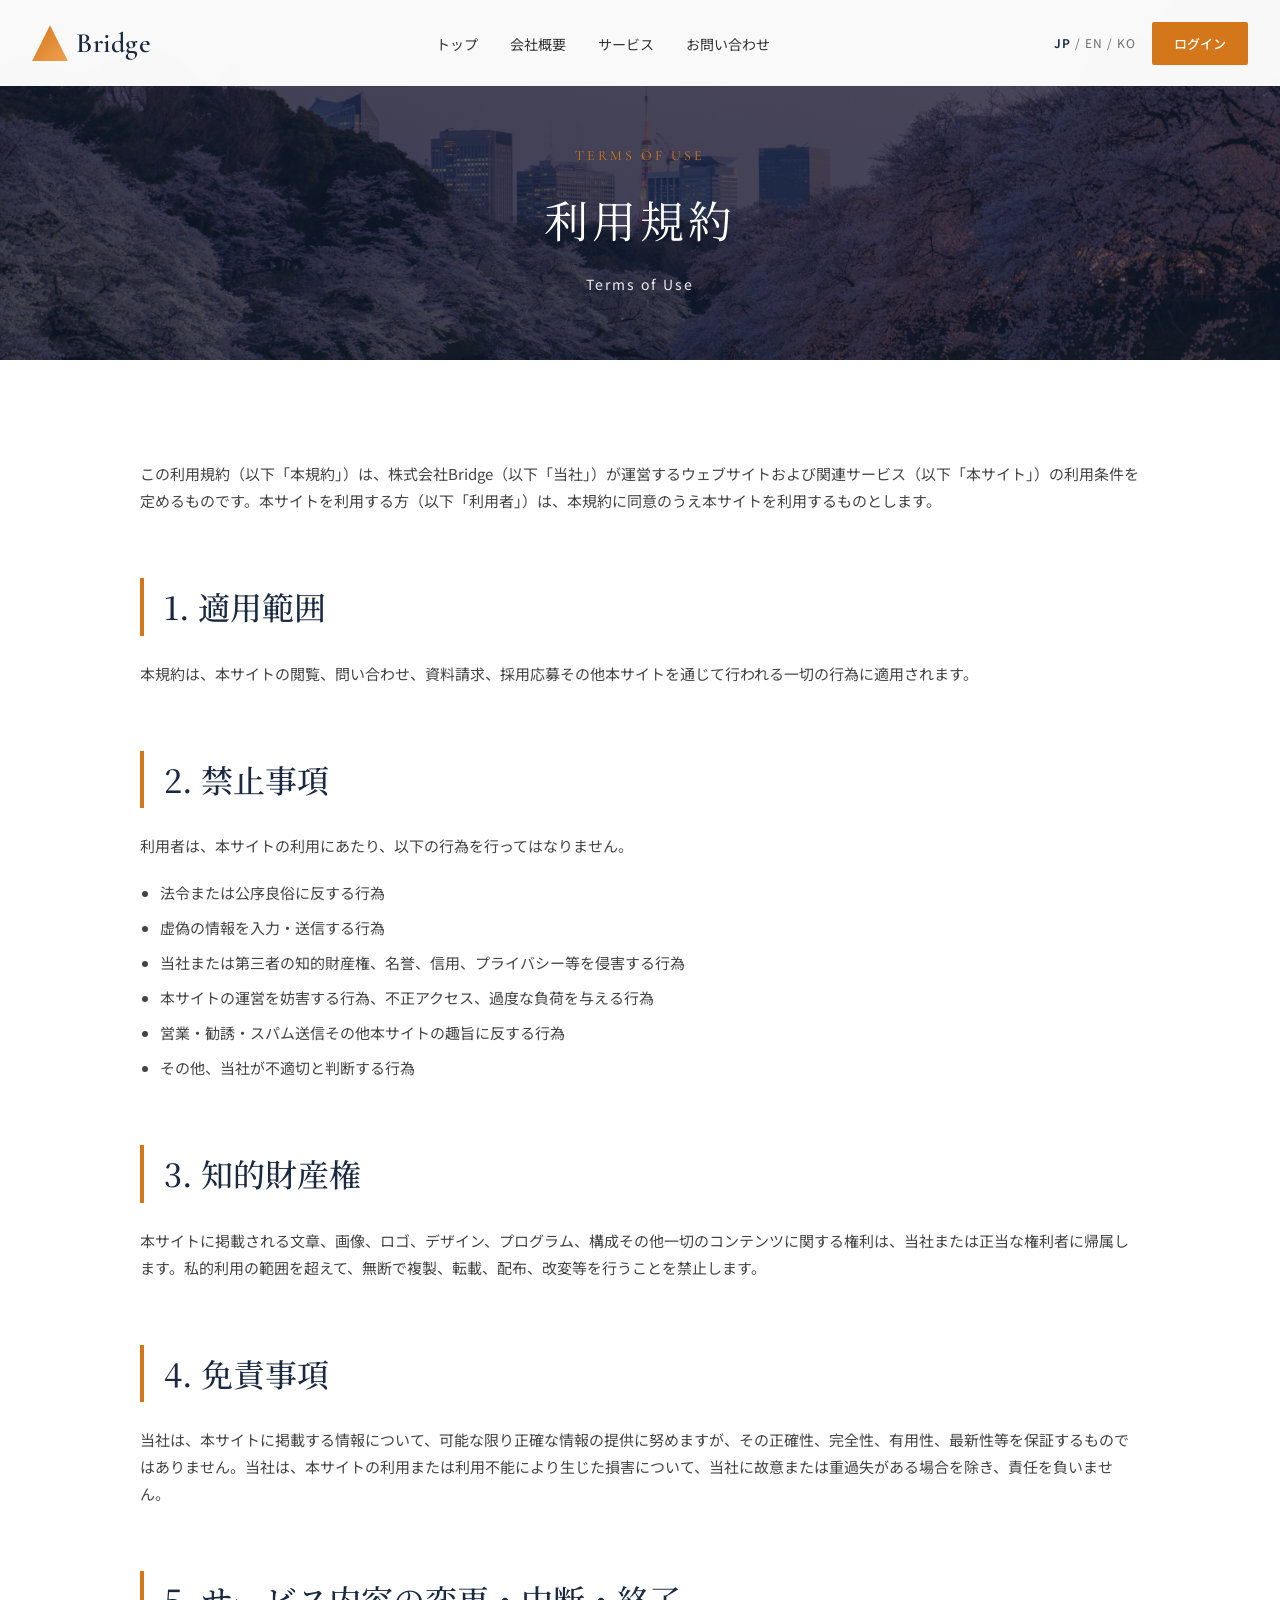
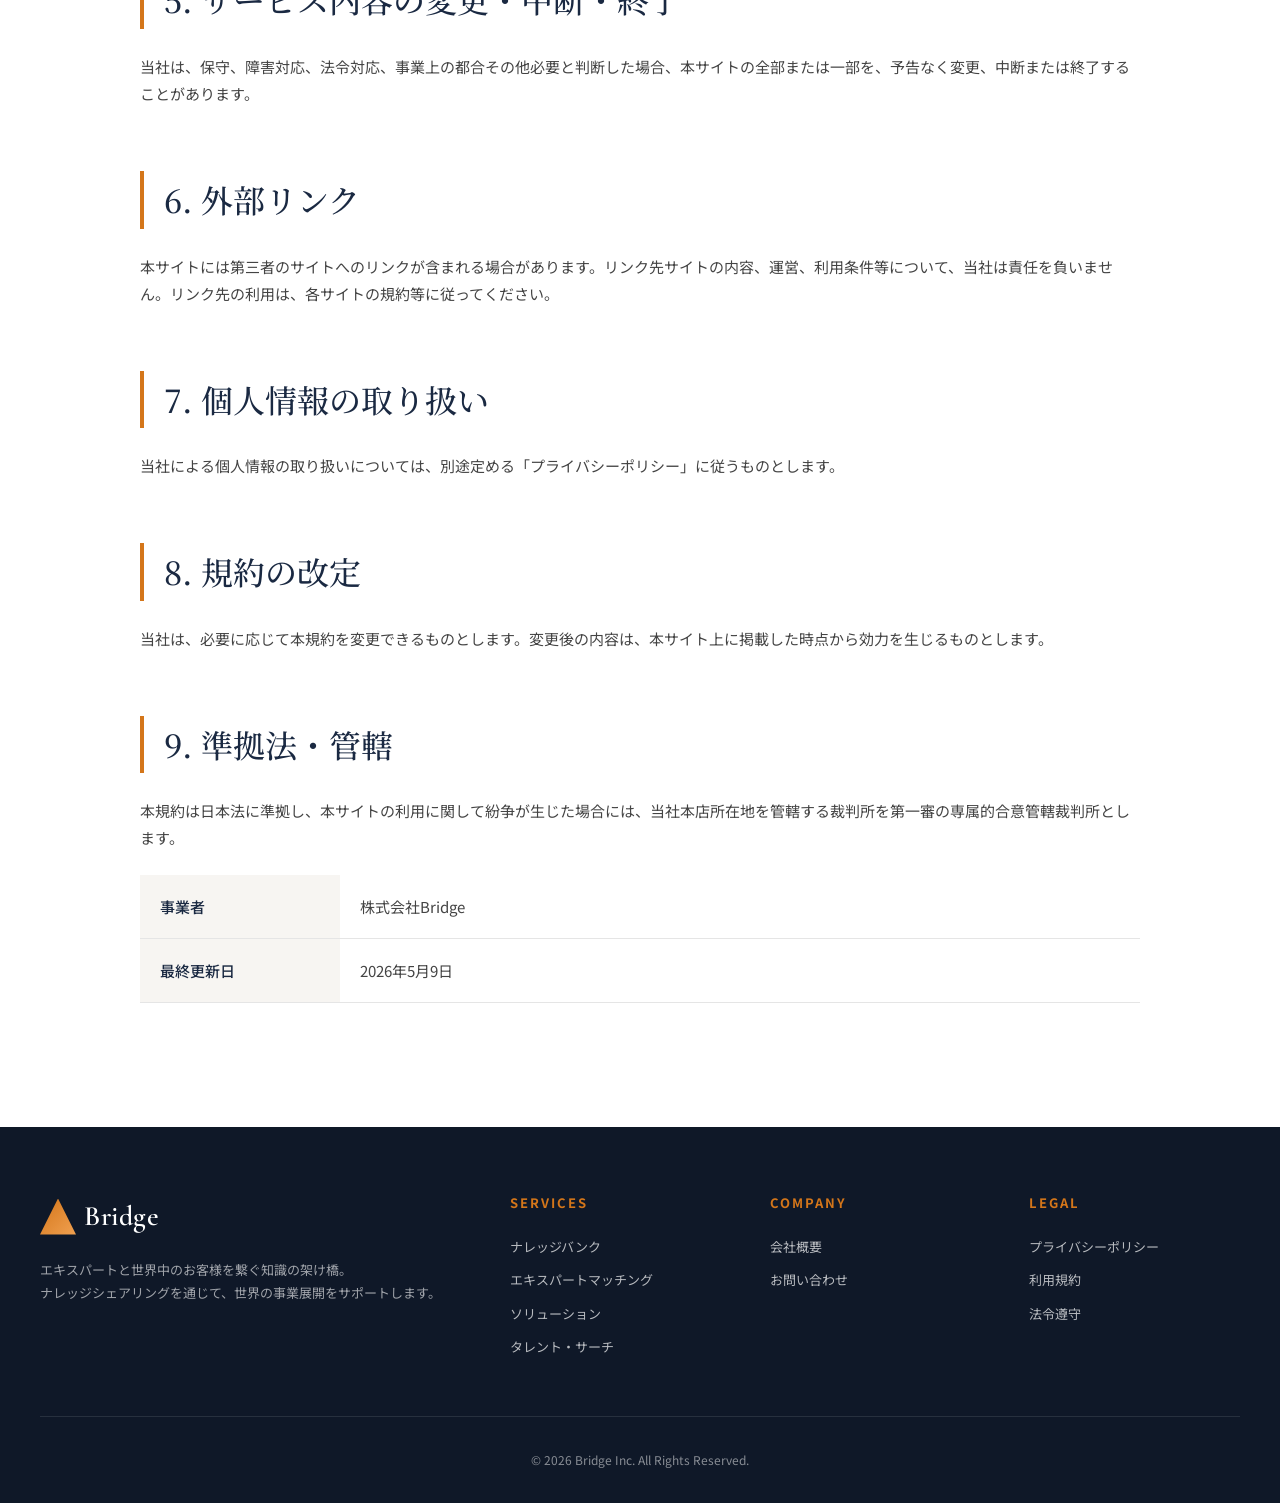
<file: terms.html>
<!DOCTYPE html>
<html lang="ja">
<head>
<meta charset="UTF-8" />
<meta name="viewport" content="width=device-width, initial-scale=1.0" />
<title>利用規約 | Bridge</title>
<meta name="description" content="Bridgeウェブサイトの利用規約です。" />
<link rel="preconnect" href="https://fonts.googleapis.com">
<link rel="preconnect" href="https://fonts.gstatic.com" crossorigin>
<link href="https://fonts.googleapis.com/css2?family=Cormorant+Garamond:wght@400;500;600&family=Noto+Serif+JP:wght@300;400;500;600&family=Noto+Sans+JP:wght@300;400;500;700&display=swap" rel="stylesheet">
<link rel="stylesheet" href="css/style.css">
</head>
<body>
<header class="header">
  <div class="header-inner">
    <a href="index.html" class="logo"><span class="logo-mark"></span>Bridge</a>
    <nav>
      <ul class="nav-list">
        <li><a href="index.html">トップ</a></li>
        <li><a href="about.html">会社概要</a></li>
        <li><a href="services.html">サービス</a></li>
        <li><a href="contact.html">お問い合わせ</a></li>
      </ul>
    </nav>
    <div class="header-cta">
      <div class="lang-switch"><span class="active">JP</span> / <span>EN</span> / <span>KO</span></div>
      <a href="contact.html" class="login-btn">ログイン</a>
      <button class="menu-toggle" aria-label="menu">☰</button>
    </div>
  </div>
</header>

<section class="page-hero">
  <div class="page-hero-content">
    <div class="section-label">TERMS OF USE</div>
    <h1>利用規約</h1>
    <p>Terms of Use</p>
  </div>
</section>

<section class="page-content">
  <div class="container">
    <p>この利用規約（以下「本規約」）は、株式会社Bridge（以下「当社」）が運営するウェブサイトおよび関連サービス（以下「本サイト」）の利用条件を定めるものです。本サイトを利用する方（以下「利用者」）は、本規約に同意のうえ本サイトを利用するものとします。</p>

    <h2>1. 適用範囲</h2>
    <p>本規約は、本サイトの閲覧、問い合わせ、資料請求、採用応募その他本サイトを通じて行われる一切の行為に適用されます。</p>

    <h2>2. 禁止事項</h2>
    <p>利用者は、本サイトの利用にあたり、以下の行為を行ってはなりません。</p>
    <ul class="dot-list">
      <li>法令または公序良俗に反する行為</li>
      <li>虚偽の情報を入力・送信する行為</li>
      <li>当社または第三者の知的財産権、名誉、信用、プライバシー等を侵害する行為</li>
      <li>本サイトの運営を妨害する行為、不正アクセス、過度な負荷を与える行為</li>
      <li>営業・勧誘・スパム送信その他本サイトの趣旨に反する行為</li>
      <li>その他、当社が不適切と判断する行為</li>
    </ul>

    <h2>3. 知的財産権</h2>
    <p>本サイトに掲載される文章、画像、ロゴ、デザイン、プログラム、構成その他一切のコンテンツに関する権利は、当社または正当な権利者に帰属します。私的利用の範囲を超えて、無断で複製、転載、配布、改変等を行うことを禁止します。</p>

    <h2>4. 免責事項</h2>
    <p>当社は、本サイトに掲載する情報について、可能な限り正確な情報の提供に努めますが、その正確性、完全性、有用性、最新性等を保証するものではありません。当社は、本サイトの利用または利用不能により生じた損害について、当社に故意または重過失がある場合を除き、責任を負いません。</p>

    <h2>5. サービス内容の変更・中断・終了</h2>
    <p>当社は、保守、障害対応、法令対応、事業上の都合その他必要と判断した場合、本サイトの全部または一部を、予告なく変更、中断または終了することがあります。</p>

    <h2>6. 外部リンク</h2>
    <p>本サイトには第三者のサイトへのリンクが含まれる場合があります。リンク先サイトの内容、運営、利用条件等について、当社は責任を負いません。リンク先の利用は、各サイトの規約等に従ってください。</p>

    <h2>7. 個人情報の取り扱い</h2>
    <p>当社による個人情報の取り扱いについては、別途定める「プライバシーポリシー」に従うものとします。</p>

    <h2>8. 規約の改定</h2>
    <p>当社は、必要に応じて本規約を変更できるものとします。変更後の内容は、本サイト上に掲載した時点から効力を生じるものとします。</p>

    <h2>9. 準拠法・管轄</h2>
    <p>本規約は日本法に準拠し、本サイトの利用に関して紛争が生じた場合には、当社本店所在地を管轄する裁判所を第一審の専属的合意管轄裁判所とします。</p>

    <table class="info-table">
      <tr><th>事業者</th><td>株式会社Bridge</td></tr>
      <tr><th>最終更新日</th><td>2026年5月9日</td></tr>
    </table>
  </div>
</section>

<footer class="footer">
  <div class="footer-grid">
    <div class="footer-brand">
      <a href="index.html" class="logo"><span class="logo-mark"></span>Bridge</a>
      <p>エキスパートと世界中のお客様を繋ぐ知識の架け橋。<br>ナレッジシェアリングを通じて、世界の事業展開をサポートします。</p>
    </div>
    <div>
      <h4>SERVICES</h4>
      <ul>
        <li><a href="services.html">ナレッジバンク</a></li>
        <li><a href="services.html">エキスパートマッチング</a></li>
        <li><a href="services.html">ソリューション</a></li>
        <li><a href="services.html">タレント・サーチ</a></li>
      </ul>
    </div>
    <div>
      <h4>COMPANY</h4>
      <ul>
        <li><a href="about.html">会社概要</a></li>
        <li><a href="contact.html">お問い合わせ</a></li>
      </ul>
    </div>
    <div>
      <h4>LEGAL</h4>
      <ul>
        <li><a href="privacy.html">プライバシーポリシー</a></li>
        <li><a href="terms.html">利用規約</a></li>
        <li><a href="compliance.html">法令遵守</a></li>
      </ul>
    </div>
  </div>
  <div class="footer-bottom">© 2026 Bridge Inc. All Rights Reserved.</div>
</footer>
<script src="js/main.js"></script>
</body>
</html>
</file>
<file: css/style.css>
/* ============================================
   Bridge - 共通スタイルシート
   全ページで共有されるスタイル
   ============================================ */

/* ============ Reset ============ */
*, *::before, *::after { box-sizing: border-box; margin: 0; padding: 0; }
html { scroll-behavior: smooth; }
body {
  font-family: 'Noto Sans JP', 'Hiragino Sans', sans-serif;
  color: #2c2c2c;
  line-height: 1.8;
  background: #fff;
  overflow-x: hidden;
}
img { max-width: 100%; display: block; }
a { color: inherit; text-decoration: none; }
ul { list-style: none; }

/* ============ Variables ============ */
:root {
  --primary: #1a2942;
  --accent: #d4761a;
  --light: #f7f5f2;
  --gray: #6b6b6b;
  --border: #e5e5e5;
  --serif-en: 'Cormorant Garamond', 'Noto Serif JP', serif;
  --serif-jp: 'Noto Serif JP', serif;
}

/* ============ Header (全ページ共通) ============ */
.header {
  position: fixed;
  top: 0; left: 0; right: 0;
  background: rgba(255,255,255,0.97);
  backdrop-filter: blur(10px);
  z-index: 1000;
  box-shadow: 0 1px 0 rgba(0,0,0,0.05);
}
.header-inner {
  max-width: 1280px;
  margin: 0 auto;
  padding: 18px 32px;
  display: flex;
  align-items: center;
  justify-content: space-between;
}
.logo {
  font-family: var(--serif-en);
  font-size: 28px;
  font-weight: 600;
  color: var(--primary);
  letter-spacing: 0.5px;
  display: flex;
  align-items: center;
  gap: 8px;
}
.logo-mark {
  width: 36px; height: 36px;
  background: linear-gradient(135deg, var(--accent), #f0a050);
  clip-path: polygon(50% 0%, 100% 100%, 0% 100%);
}
.nav-list {
  display: flex;
  gap: 32px;
}
.nav-list a {
  font-size: 14px;
  color: #333;
  transition: color 0.3s;
  position: relative;
}
.nav-list a:hover { color: var(--accent); }
.nav-list a.active { color: var(--accent); font-weight: 500; }
.header-cta {
  display: flex;
  align-items: center;
  gap: 16px;
}
.lang-switch {
  font-size: 12px;
  color: var(--gray);
  letter-spacing: 1px;
}
.lang-switch span.active { color: var(--primary); font-weight: 600; }
.login-btn {
  background: var(--accent);
  color: #fff;
  padding: 10px 22px;
  font-size: 13px;
  font-weight: 500;
  border-radius: 2px;
  transition: background 0.3s;
}
.login-btn:hover { background: #b86515; }
.menu-toggle { display: none; background: none; border: none; cursor: pointer; }

/* ============ Hero (トップページ) ============ */
.hero {
  height: 100vh;
  min-height: 700px;
  background:
    linear-gradient(rgba(15,25,45,0.55), rgba(15,25,45,0.55)),
    url('../images/sakuranamiki.jpg') center/cover;
  display: flex;
  align-items: center;
  justify-content: center;
  text-align: center;
  color: #fff;
  position: relative;
}
.hero-content { max-width: 900px; padding: 0 24px; }
.hero h1 {
  font-family: var(--serif-en);
  font-size: clamp(36px, 5vw, 64px);
  font-weight: 500;
  letter-spacing: 1px;
  margin-bottom: 24px;
  line-height: 1.2;
  opacity: 0;
  animation: fadeUp 1.2s ease 0.3s forwards;
}
.hero p {
  font-size: clamp(15px, 1.4vw, 18px);
  margin-bottom: 48px;
  letter-spacing: 2px;
  opacity: 0;
  animation: fadeUp 1.2s ease 0.6s forwards;
}
.hero-buttons {
  display: flex;
  gap: 20px;
  justify-content: center;
  flex-wrap: wrap;
  opacity: 0;
  animation: fadeUp 1.2s ease 0.9s forwards;
}
.hero-btn {
  border: 1px solid rgba(255,255,255,0.7);
  padding: 16px 48px;
  font-size: 14px;
  color: #fff;
  transition: all 0.3s;
  letter-spacing: 1px;
  cursor: pointer;
  background: transparent;
}
.hero-btn:hover {
  background: #fff;
  color: var(--primary);
}
.hero-link {
  display: block;
  margin-top: 32px;
  font-size: 14px;
  color: rgba(255,255,255,0.85);
  border-bottom: 1px solid rgba(255,255,255,0.5);
  padding-bottom: 4px;
  width: fit-content;
  margin-left: auto;
  margin-right: auto;
  transition: color 0.3s;
  opacity: 0;
  animation: fadeUp 1.2s ease 1.2s forwards;
}
.hero-link:hover { color: var(--accent); border-color: var(--accent); }

@keyframes fadeUp {
  from { opacity: 0; transform: translateY(30px); }
  to { opacity: 1; transform: translateY(0); }
}

/* ============ Page Hero (下層ページ用) ============ */
.page-hero {
  height: 360px;
  min-height: 360px;
  background:
    linear-gradient(rgba(15,25,45,0.7), rgba(15,25,45,0.7)),
    url('../images/sakuranamiki.jpg') center/cover;
  display: flex;
  align-items: center;
  justify-content: center;
  text-align: center;
  color: #fff;
  margin-top: 0;
}
.page-hero-content { max-width: 800px; padding: 80px 24px 0; }
.page-hero .section-label { color: var(--accent); }
.page-hero h1 {
  font-family: var(--serif-jp);
  font-size: clamp(28px, 4vw, 44px);
  font-weight: 400;
  letter-spacing: 4px;
  margin-bottom: 12px;
}
.page-hero p {
  font-size: 14px;
  letter-spacing: 2px;
  opacity: 0.9;
}

/* ============ Section common ============ */
.section { padding: 120px 32px; }
.container { max-width: 1200px; margin: 0 auto; }
.section-label {
  font-family: var(--serif-en);
  font-size: 14px;
  color: var(--accent);
  letter-spacing: 3px;
  text-transform: uppercase;
  margin-bottom: 12px;
}
.section-title {
  font-family: var(--serif-jp);
  font-size: clamp(28px, 3.5vw, 42px);
  font-weight: 400;
  color: var(--primary);
  letter-spacing: 4px;
  margin-bottom: 24px;
}
.section-sub {
  color: var(--gray);
  font-size: 15px;
  margin-bottom: 48px;
}

/* ============ About ============ */
.about {
  display: grid;
  grid-template-columns: 1fr 1fr;
  gap: 80px;
  align-items: center;
}
.about-text h2 { margin-bottom: 32px; }
.about-lead {
  font-family: var(--serif-jp);
  font-size: 22px;
  color: var(--primary);
  margin-bottom: 24px;
  line-height: 1.6;
}
.about-text p {
  color: var(--gray);
  font-size: 15px;
  margin-bottom: 32px;
}
.about-image {
  height: 480px;
  background:
    linear-gradient(135deg, rgba(26,41,66,0.3), rgba(212,118,26,0.3)),
    url('../images/nasa.jpg') center/cover;
  border-radius: 4px;
}
.btn-outline {
  display: inline-block;
  border: 1px solid var(--primary);
  padding: 14px 40px;
  font-size: 14px;
  color: var(--primary);
  transition: all 0.3s;
  letter-spacing: 1px;
}
.btn-outline:hover { background: var(--primary); color: #fff; }

/* ============ Services ============ */
.services { background: var(--light); text-align: center; }
.services-head { margin-bottom: 80px; }
.service-grid {
  display: grid;
  grid-template-columns: repeat(3, 1fr);
  gap: 32px;
  text-align: left;
}
.service-card {
  background: #fff;
  padding: 0 0 40px;
  border-radius: 4px;
  overflow: hidden;
  box-shadow: 0 4px 24px rgba(0,0,0,0.06);
  transition: transform 0.4s, box-shadow 0.4s;
}
.service-card:hover {
  transform: translateY(-8px);
  box-shadow: 0 12px 40px rgba(0,0,0,0.12);
}
.service-image {
  height: 220px;
  background-size: cover;
  background-position: center;
  margin-bottom: 32px;
}
.service-card:nth-child(1) .service-image {
  background-image: linear-gradient(135deg, rgba(26,41,66,0.5), rgba(26,41,66,0.2)), url('../images/service-knowledge.jpg');
}
.service-card:nth-child(2) .service-image {
  background-image: linear-gradient(135deg, rgba(26,41,66,0.5), rgba(26,41,66,0.2)), url('../images/service-matching.jpg');
}
.service-card:nth-child(3) .service-image {
  background-image: linear-gradient(135deg, rgba(26,41,66,0.5), rgba(26,41,66,0.2)), url('../images/service-solution.jpg');
}
.service-card h3 {
  font-family: var(--serif-jp);
  font-size: 22px;
  color: var(--primary);
  margin: 0 32px 16px;
  font-weight: 500;
}
.service-card p {
  color: var(--gray);
  font-size: 14px;
  margin: 0 32px;
}

/* ============ Stats ============ */
.stats {
  background: var(--primary);
  color: #fff;
  text-align: center;
}
.stats-grid {
  display: grid;
  grid-template-columns: repeat(3, 1fr);
  gap: 48px;
}
.stat-num {
  font-family: var(--serif-en);
  font-size: 64px;
  color: var(--accent);
  font-weight: 500;
  line-height: 1;
  margin-bottom: 16px;
}
.stat-label {
  font-size: 14px;
  letter-spacing: 2px;
  opacity: 0.9;
}

/* ============ Talent ============ */
.talent {
  display: grid;
  grid-template-columns: 1fr 1fr;
  gap: 80px;
  align-items: center;
}
.talent-image {
  height: 460px;
  background:
    linear-gradient(135deg, rgba(26,41,66,0.2), rgba(212,118,26,0.2)),
    url('../images/talent-team.jpg') center/cover;
  border-radius: 4px;
}

/* ============ Careers ============ */
.careers {
  background:
    linear-gradient(rgba(26,41,66,0.85), rgba(26,41,66,0.85)),
    url('../images/careers-office.jpg') center/cover fixed;
  color: #fff;
  text-align: center;
}
.careers .section-title { color: #fff; }
.careers .section-sub { color: rgba(255,255,255,0.85); margin-bottom: 40px; }
.btn-light {
  display: inline-block;
  border: 1px solid #fff;
  padding: 14px 40px;
  font-size: 14px;
  color: #fff;
  letter-spacing: 1px;
  transition: all 0.3s;
}
.btn-light:hover { background: #fff; color: var(--primary); }

/* ============ Contact ============ */
.contact { text-align: center; }
.contact-form {
  max-width: 600px;
  margin: 48px auto 0;
  display: grid;
  gap: 20px;
  text-align: left;
}
.contact-form input,
.contact-form textarea {
  width: 100%;
  padding: 14px 18px;
  border: 1px solid var(--border);
  font-family: inherit;
  font-size: 14px;
  background: #fafafa;
  transition: border-color 0.3s;
}
.contact-form input:focus,
.contact-form textarea:focus {
  outline: none;
  border-color: var(--accent);
}
.contact-form textarea { min-height: 140px; resize: vertical; }
.contact-form button {
  background: var(--primary);
  color: #fff;
  border: none;
  padding: 16px;
  font-size: 14px;
  cursor: pointer;
  letter-spacing: 2px;
  transition: background 0.3s;
  font-family: inherit;
}
.contact-form button:hover { background: var(--accent); }
.contact-form button:disabled { background: #999; cursor: not-allowed; }
.form-status {
  text-align: center;
  padding: 14px;
  margin-top: 8px;
  font-size: 14px;
  border-radius: 2px;
  display: none;
}
.form-status.success {
  display: block;
  background: #e8f5e9;
  color: #2e7d32;
  border: 1px solid #a5d6a7;
}
.form-status.error {
  display: block;
  background: #ffebee;
  color: #c62828;
  border: 1px solid #ef9a9a;
}
.form-honeypot {
  position: absolute;
  left: -9999px;
  width: 1px;
  height: 1px;
  opacity: 0;
}

/* ============ Footer (全ページ共通) ============ */
.footer {
  background: #0f1828;
  color: #fff;
  padding: 64px 32px 32px;
}
.footer-grid {
  max-width: 1200px;
  margin: 0 auto;
  display: grid;
  grid-template-columns: 2fr 1fr 1fr 1fr;
  gap: 48px;
  margin-bottom: 48px;
}
.footer-brand .logo { color: #fff; margin-bottom: 16px; }
.footer-brand p {
  color: rgba(255,255,255,0.6);
  font-size: 13px;
  line-height: 1.8;
}
.footer h4 {
  font-size: 13px;
  letter-spacing: 2px;
  margin-bottom: 20px;
  color: var(--accent);
}
.footer ul li {
  margin-bottom: 10px;
  font-size: 13px;
  color: rgba(255,255,255,0.7);
}
.footer ul li a:hover { color: var(--accent); }
.footer-bottom {
  max-width: 1200px;
  margin: 0 auto;
  padding-top: 32px;
  border-top: 1px solid rgba(255,255,255,0.1);
  text-align: center;
  font-size: 12px;
  color: rgba(255,255,255,0.5);
}

/* ============ Reveal animation ============ */
.reveal {
  opacity: 0;
  transform: translateY(40px);
  transition: opacity 1s ease, transform 1s ease;
}
.reveal.visible {
  opacity: 1;
  transform: translateY(0);
}

/* ============ 下層ページ共通レイアウト ============ */
.page-content {
  padding: 100px 32px;
}
.page-content .container { max-width: 1000px; }
.page-content h2 {
  font-family: var(--serif-jp);
  font-size: 32px;
  color: var(--primary);
  margin: 64px 0 24px;
  font-weight: 500;
  border-left: 4px solid var(--accent);
  padding-left: 20px;
}
.page-content h2:first-child { margin-top: 0; }
.page-content h3 {
  font-family: var(--serif-jp);
  font-size: 22px;
  color: var(--primary);
  margin: 40px 0 16px;
  font-weight: 500;
}
.page-content p {
  color: #444;
  font-size: 15px;
  margin-bottom: 20px;
}
.page-content ul.dot-list {
  margin: 20px 0 32px 20px;
}
.page-content ul.dot-list li {
  list-style: disc;
  margin-bottom: 8px;
  color: #444;
  font-size: 15px;
}
.info-table {
  width: 100%;
  border-collapse: collapse;
  margin: 24px 0;
}
.info-table th, .info-table td {
  padding: 18px 20px;
  text-align: left;
  border-bottom: 1px solid var(--border);
  font-size: 15px;
}
.info-table th {
  width: 200px;
  color: var(--primary);
  font-weight: 500;
  background: var(--light);
}
.info-table td { color: #444; }

/* ============ Responsive ============ */
@media (max-width: 900px) {
  .nav-list, .lang-switch { display: none; }
  .menu-toggle { display: block; font-size: 24px; color: var(--primary); }
  .about, .talent { grid-template-columns: 1fr; gap: 48px; }
  .service-grid, .stats-grid, .footer-grid { grid-template-columns: 1fr; }
  .section { padding: 80px 24px; }
  .header-inner { padding: 16px 24px; }
  .stat-num { font-size: 48px; }
  .info-table th { width: 140px; padding: 14px; }
  .info-table td { padding: 14px; }
}
</file>
